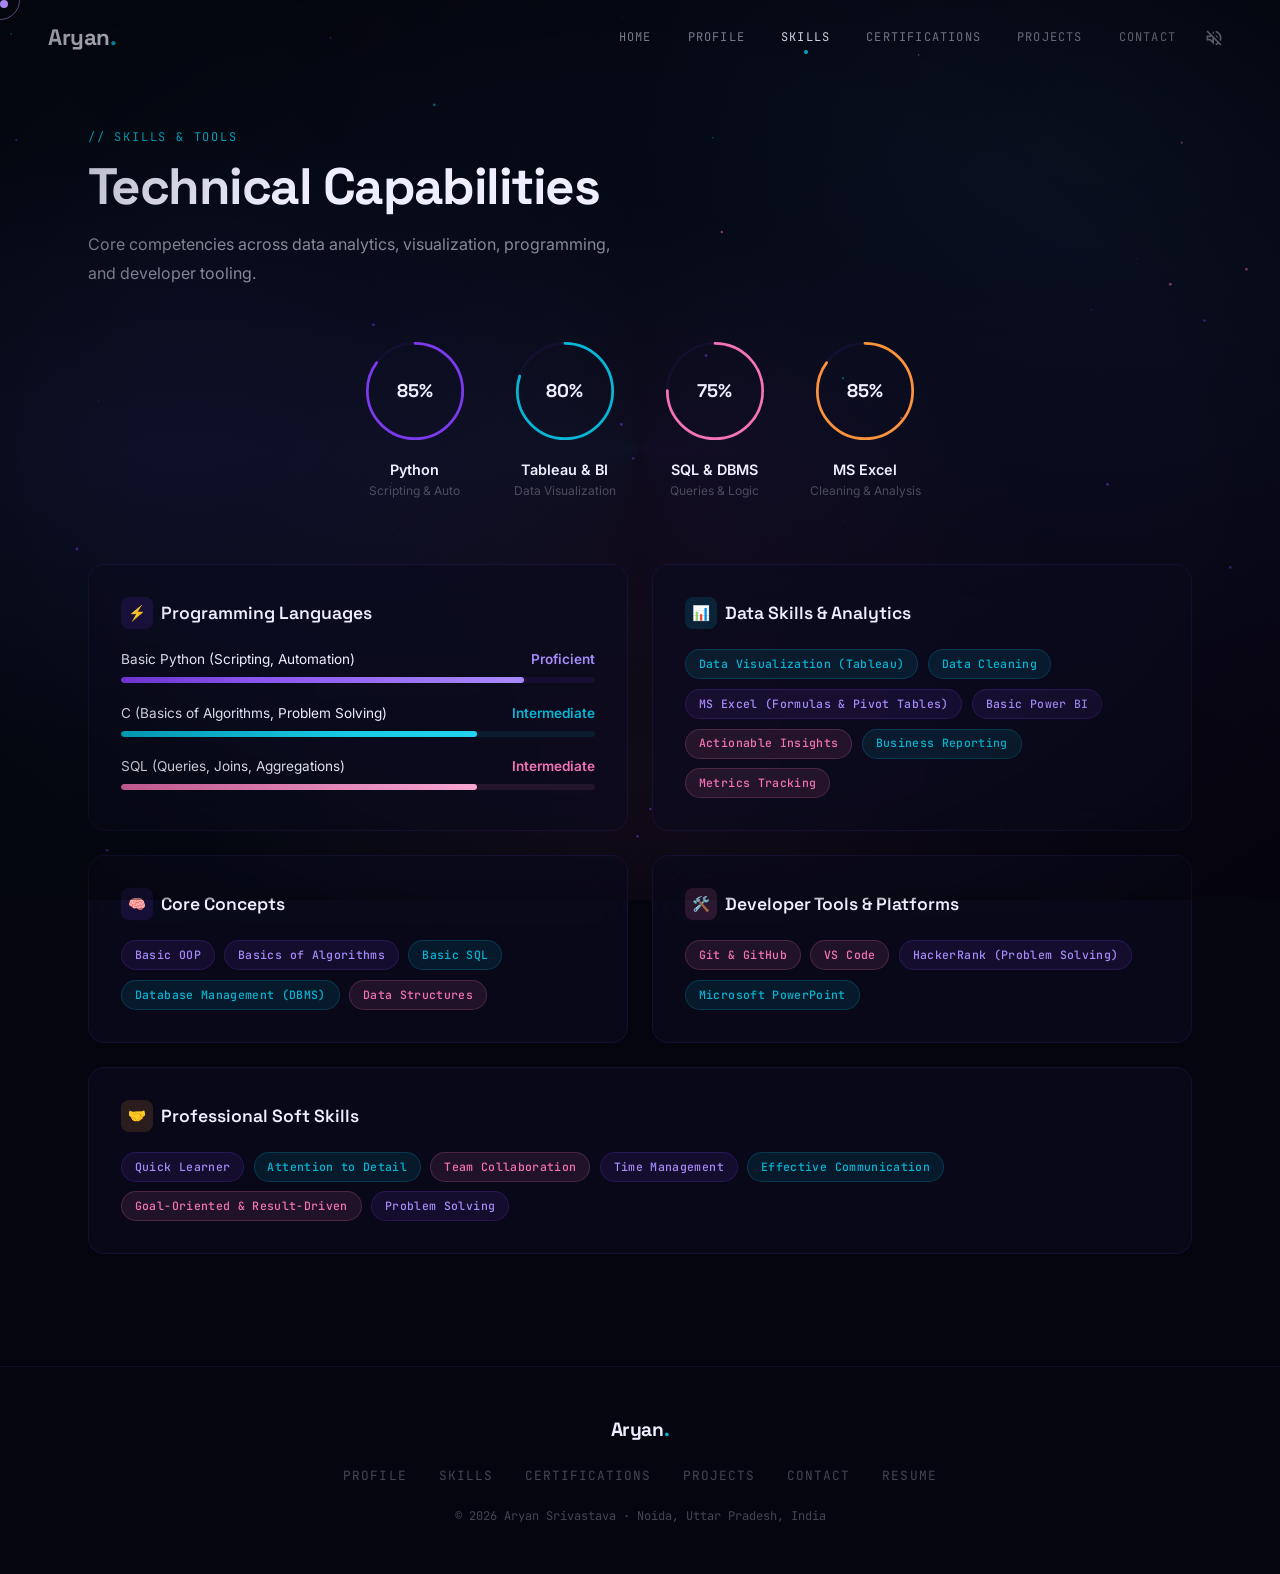
<file: capabilities.html>
<!DOCTYPE html>
<html lang="en">
<head>
    <meta charset="utf-8"/>
    <meta content="width=device-width, initial-scale=1.0" name="viewport"/>
    <title>Skills & Capabilities — Aryan Srivastava | Data Analyst</title>
    <meta name="description" content="Technical capabilities of Aryan Srivastava — Data Visualization (Tableau, Power BI), Data Cleaning, MS Excel, Python, C, SQL, and Git.">
    <link rel="stylesheet" href="style.css"/>
</head>
<body>
    <div class="aurora-bg"></div>
    <canvas id="particles-canvas"></canvas>
    <nav class="nav" id="main-nav"></nav>

    <main class="section" style="padding-top:8rem;">
        <div class="reveal" style="margin-bottom:3rem;">
            <p class="section-label">// skills & tools</p>
            <h1 class="section-title">Technical Capabilities</h1>
            <p class="section-subtitle">Core competencies across data analytics, visualization, programming, and developer tooling.</p>
        </div>

        <!-- Skill Rings Row -->
        <div class="reveal" style="display:flex;gap:2.5rem;justify-content:center;flex-wrap:wrap;margin-bottom:4rem;">
            <div style="text-align:center;">
                <div class="skill-ring">
                    <svg viewBox="0 0 120 120"><circle class="bg" cx="60" cy="60" r="52" stroke-dasharray="327" stroke-dashoffset="0"/><circle class="fill" cx="60" cy="60" r="52" stroke-dasharray="327" stroke-dashoffset="327" data-percent="85" style="stroke:var(--primary);"/></svg>
                    <span class="label">85%</span>
                </div>
                <p style="margin-top:0.75rem;font-weight:600;font-size:0.9rem;">Python</p>
                <p style="font-size:0.75rem;color:var(--text-muted);">Scripting & Auto</p>
            </div>
            <div style="text-align:center;">
                <div class="skill-ring">
                    <svg viewBox="0 0 120 120"><circle class="bg" cx="60" cy="60" r="52" stroke-dasharray="327" stroke-dashoffset="0"/><circle class="fill" cx="60" cy="60" r="52" stroke-dasharray="327" stroke-dashoffset="327" data-percent="80" style="stroke:var(--secondary);"/></svg>
                    <span class="label">80%</span>
                </div>
                <p style="margin-top:0.75rem;font-weight:600;font-size:0.9rem;">Tableau & BI</p>
                <p style="font-size:0.75rem;color:var(--text-muted);">Data Visualization</p>
            </div>
            <div style="text-align:center;">
                <div class="skill-ring">
                    <svg viewBox="0 0 120 120"><circle class="bg" cx="60" cy="60" r="52" stroke-dasharray="327" stroke-dashoffset="0"/><circle class="fill" cx="60" cy="60" r="52" stroke-dasharray="327" stroke-dashoffset="327" data-percent="75" style="stroke:var(--accent);"/></svg>
                    <span class="label">75%</span>
                </div>
                <p style="margin-top:0.75rem;font-weight:600;font-size:0.9rem;">SQL & DBMS</p>
                <p style="font-size:0.75rem;color:var(--text-muted);">Queries & Logic</p>
            </div>
            <div style="text-align:center;">
                <div class="skill-ring">
                    <svg viewBox="0 0 120 120"><circle class="bg" cx="60" cy="60" r="52" stroke-dasharray="327" stroke-dashoffset="0"/><circle class="fill" cx="60" cy="60" r="52" stroke-dasharray="327" stroke-dashoffset="327" data-percent="85" style="stroke:var(--accent-warm);"/></svg>
                    <span class="label">85%</span>
                </div>
                <p style="margin-top:0.75rem;font-weight:600;font-size:0.9rem;">MS Excel</p>
                <p style="font-size:0.75rem;color:var(--text-muted);">Cleaning & Analysis</p>
            </div>
        </div>

        <!-- Skill Categories Grid -->
        <div class="grid-2">
            <!-- Programming Languages -->
            <div class="glass reveal reveal-delay-1" data-tilt style="padding:2rem;">
                <h3 style="font-family:var(--font-display);font-size:1.1rem;font-weight:600;margin-bottom:1.25rem;display:flex;align-items:center;gap:0.5rem;">
                    <span style="width:32px;height:32px;border-radius:8px;background:rgba(124,58,237,0.15);display:inline-flex;align-items:center;justify-content:center;font-size:0.9rem;">⚡</span>
                    Programming Languages
                </h3>
                <div style="display:flex;flex-direction:column;gap:1.2rem;">
                    <div>
                        <div style="display:flex;justify-content:space-between;font-size:0.85rem;margin-bottom:0.4rem;">
                            <span>Basic Python (Scripting, Automation)</span>
                            <span style="color:var(--primary-light);font-weight:600;">Proficient</span>
                        </div>
                        <div style="height:6px;background:rgba(124,58,237,0.1);border-radius:3px;overflow:hidden;"><div style="width:85%;height:100%;background:linear-gradient(90deg,var(--primary),var(--primary-light));border-radius:3px;"></div></div>
                    </div>
                    <div>
                        <div style="display:flex;justify-content:space-between;font-size:0.85rem;margin-bottom:0.4rem;">
                            <span>C (Basics of Algorithms, Problem Solving)</span>
                            <span style="color:var(--secondary);font-weight:600;">Intermediate</span>
                        </div>
                        <div style="height:6px;background:rgba(6,182,212,0.1);border-radius:3px;overflow:hidden;"><div style="width:75%;height:100%;background:linear-gradient(90deg,var(--secondary),#22d3ee);border-radius:3px;"></div></div>
                    </div>
                    <div>
                        <div style="display:flex;justify-content:space-between;font-size:0.85rem;margin-bottom:0.4rem;">
                            <span>SQL (Queries, Joins, Aggregations)</span>
                            <span style="color:var(--accent);font-weight:600;">Intermediate</span>
                        </div>
                        <div style="height:6px;background:rgba(244,114,182,0.1);border-radius:3px;overflow:hidden;"><div style="width:75%;height:100%;background:linear-gradient(90deg,var(--accent),#f9a8d4);border-radius:3px;"></div></div>
                    </div>
                </div>
            </div>

            <!-- Data Skills -->
            <div class="glass reveal reveal-delay-2" data-tilt style="padding:2rem;">
                <h3 style="font-family:var(--font-display);font-size:1.1rem;font-weight:600;margin-bottom:1.25rem;display:flex;align-items:center;gap:0.5rem;">
                    <span style="width:32px;height:32px;border-radius:8px;background:rgba(6,182,212,0.15);display:inline-flex;align-items:center;justify-content:center;font-size:0.9rem;">📊</span>
                    Data Skills & Analytics
                </h3>
                <div style="display:flex;flex-wrap:wrap;gap:0.6rem;">
                    <span class="badge badge-cyan">Data Visualization (Tableau)</span>
                    <span class="badge badge-cyan">Data Cleaning</span>
                    <span class="badge badge-purple">MS Excel (Formulas & Pivot Tables)</span>
                    <span class="badge badge-purple">Basic Power BI</span>
                    <span class="badge badge-pink">Actionable Insights</span>
                    <span class="badge badge-cyan">Business Reporting</span>
                    <span class="badge badge-pink">Metrics Tracking</span>
                </div>
            </div>

            <!-- Core Concepts -->
            <div class="glass reveal reveal-delay-3" data-tilt style="padding:2rem;">
                <h3 style="font-family:var(--font-display);font-size:1.1rem;font-weight:600;margin-bottom:1.25rem;display:flex;align-items:center;gap:0.5rem;">
                    <span style="width:32px;height:32px;border-radius:8px;background:rgba(124,58,237,0.15);display:inline-flex;align-items:center;justify-content:center;font-size:0.9rem;">🧠</span>
                    Core Concepts
                </h3>
                <div style="display:flex;flex-wrap:wrap;gap:0.6rem;">
                    <span class="badge badge-purple">Basic OOP</span>
                    <span class="badge badge-purple">Basics of Algorithms</span>
                    <span class="badge badge-cyan">Basic SQL</span>
                    <span class="badge badge-cyan">Database Management (DBMS)</span>
                    <span class="badge badge-pink">Data Structures</span>
                </div>
            </div>

            <!-- Developer Tools -->
            <div class="glass reveal reveal-delay-3" data-tilt style="padding:2rem;">
                <h3 style="font-family:var(--font-display);font-size:1.1rem;font-weight:600;margin-bottom:1.25rem;display:flex;align-items:center;gap:0.5rem;">
                    <span style="width:32px;height:32px;border-radius:8px;background:rgba(244,114,182,0.15);display:inline-flex;align-items:center;justify-content:center;font-size:0.9rem;">🛠️</span>
                    Developer Tools & Platforms
                </h3>
                <div style="display:flex;flex-wrap:wrap;gap:0.6rem;">
                    <span class="badge badge-pink">Git & GitHub</span>
                    <span class="badge badge-pink">VS Code</span>
                    <span class="badge badge-purple">HackerRank (Problem Solving)</span>
                    <span class="badge badge-cyan">Microsoft PowerPoint</span>
                </div>
            </div>

            <!-- Soft Skills -->
            <div class="glass reveal reveal-delay-4" data-tilt style="padding:2rem;grid-column: 1 / -1;">
                <h3 style="font-family:var(--font-display);font-size:1.1rem;font-weight:600;margin-bottom:1.25rem;display:flex;align-items:center;gap:0.5rem;">
                    <span style="width:32px;height:32px;border-radius:8px;background:rgba(251,146,60,0.15);display:inline-flex;align-items:center;justify-content:center;font-size:0.9rem;">🤝</span>
                    Professional Soft Skills
                </h3>
                <div style="display:flex;flex-wrap:wrap;gap:0.6rem;">
                    <span class="badge badge-purple">Quick Learner</span>
                    <span class="badge badge-cyan">Attention to Detail</span>
                    <span class="badge badge-pink">Team Collaboration</span>
                    <span class="badge badge-purple">Time Management</span>
                    <span class="badge badge-cyan">Effective Communication</span>
                    <span class="badge badge-pink">Goal-Oriented & Result-Driven</span>
                    <span class="badge badge-purple">Problem Solving</span>
                </div>
            </div>
        </div>
    </main>

    <footer class="footer" id="main-footer"></footer>
    <script src="scripts/audio-system.js"></script>
    <script src="scripts/crt-core.js"></script>
    <script src="scripts/shared.js?v=2"></script>
    <script src="scripts/radar-3d.js"></script>
</body>
</html>
</file>
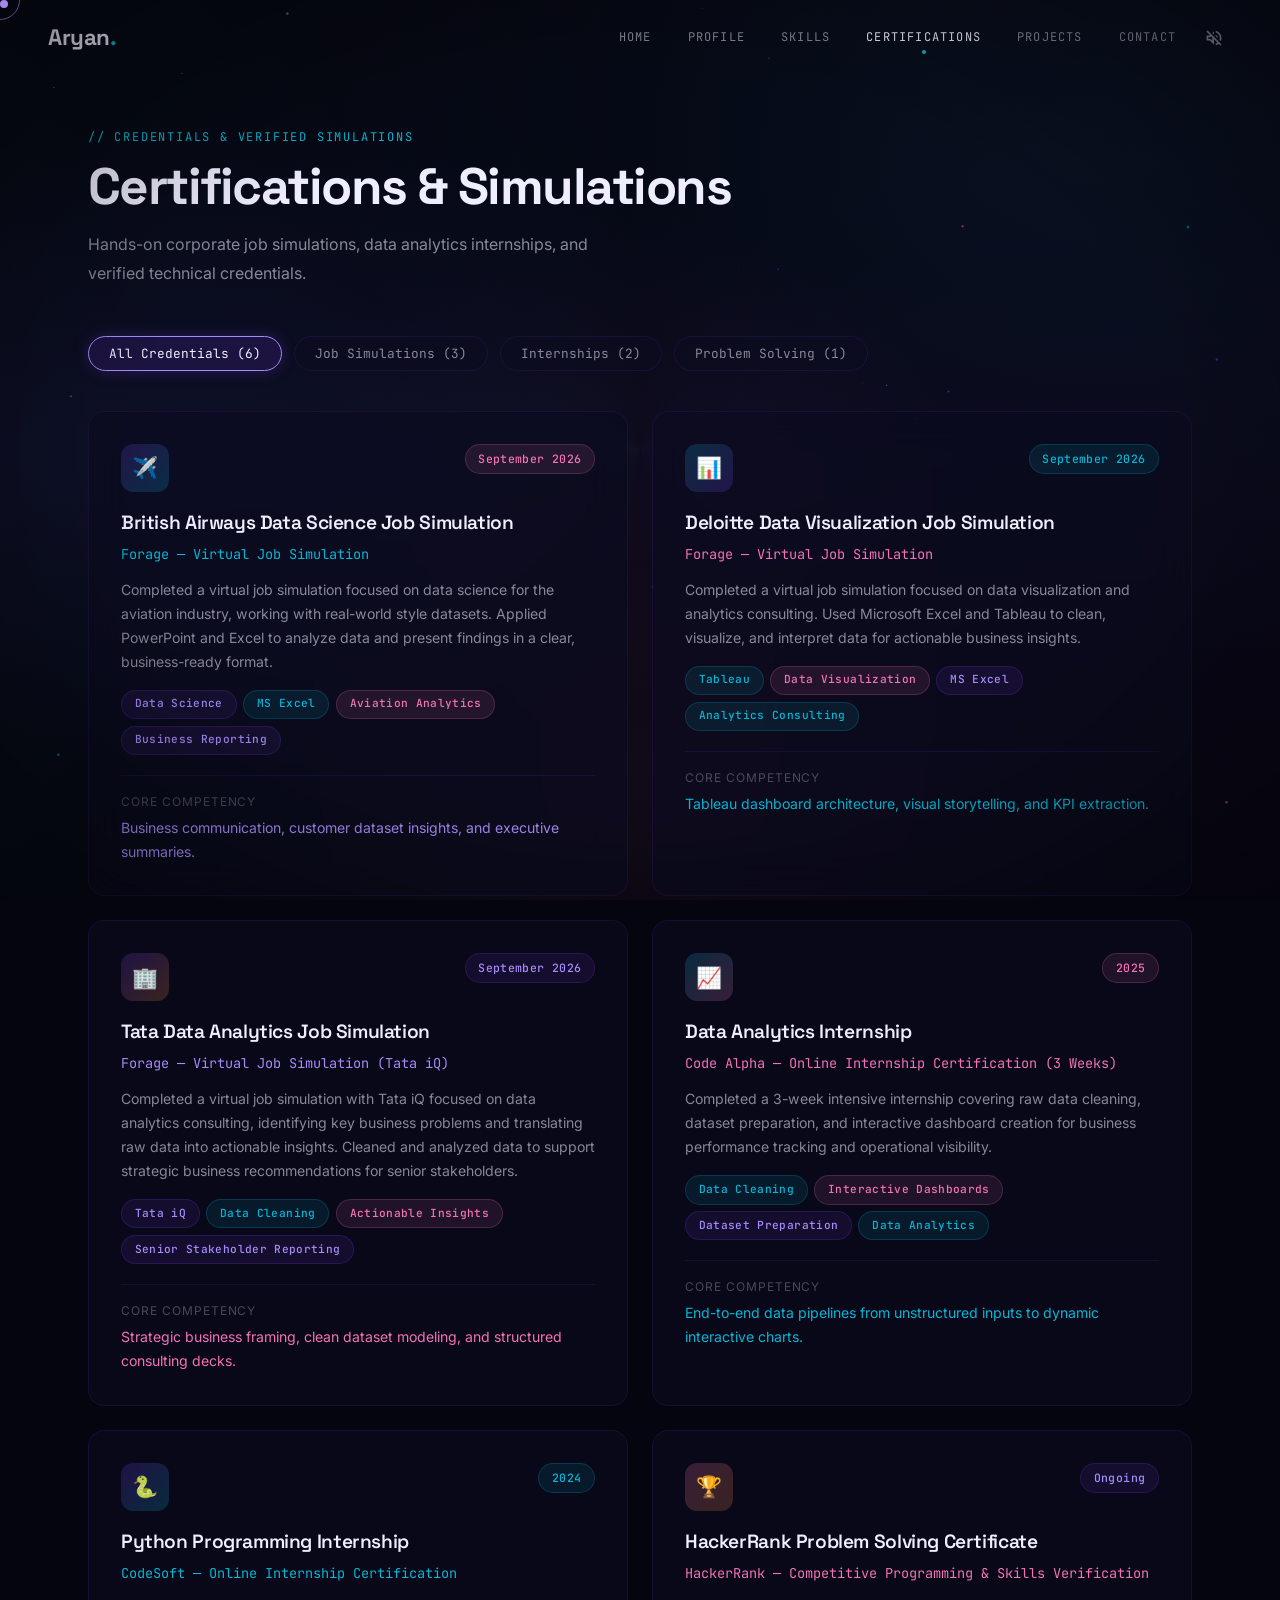
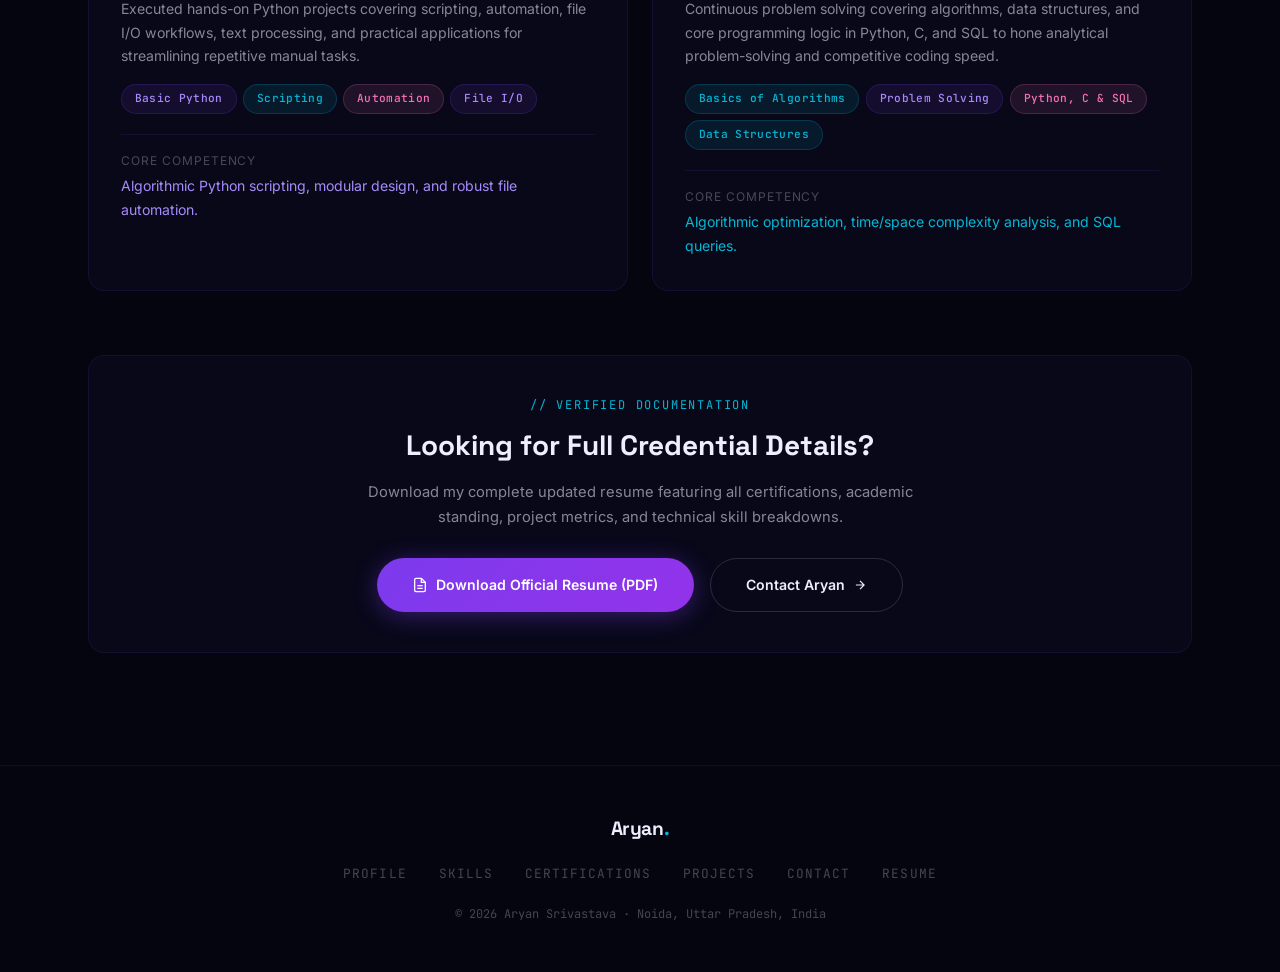
<file: certifications.html>
<!DOCTYPE html>
<html lang="en">
<head>
    <meta charset="utf-8"/>
    <meta content="width=device-width, initial-scale=1.0" name="viewport"/>
    <title>Certifications & Simulations — Aryan Srivastava | Data Analyst</title>
    <meta name="description" content="Verified certifications and corporate job simulations of Aryan Srivastava — British Airways, Deloitte, Tata iQ, Code Alpha, and CodeSoft.">
    <link rel="stylesheet" href="style.css"/>
    <style>
        .filter-btn {
            background: rgba(12, 12, 32, 0.6);
            border: 1px solid var(--border);
            color: var(--text-dim);
            padding: 0.5rem 1.25rem;
            border-radius: 50px;
            font-family: var(--font-mono);
            font-size: 0.8rem;
            cursor: pointer;
            transition: var(--transition);
        }
        .filter-btn:hover, .filter-btn.active {
            color: var(--text);
            border-color: var(--primary-light);
            background: rgba(124, 58, 237, 0.15);
            box-shadow: 0 0 15px rgba(124, 58, 237, 0.25);
        }
        .cert-card {
            transition: transform 0.4s ease, opacity 0.4s ease, border-color var(--transition);
        }
        .cert-card.hidden {
            display: none !important;
        }
    </style>
</head>
<body>
    <div class="aurora-bg"></div>
    <canvas id="particles-canvas"></canvas>
    <nav class="nav" id="main-nav"></nav>

    <main class="section" style="padding-top:8rem;">
        <!-- Header -->
        <div class="reveal" style="margin-bottom:3rem;">
            <p class="section-label">// credentials & verified simulations</p>
            <h1 class="section-title">Certifications & Simulations</h1>
            <p class="section-subtitle">Hands-on corporate job simulations, data analytics internships, and verified technical credentials.</p>
        </div>

        <!-- Filter Controls -->
        <div class="reveal" style="display:flex;gap:0.75rem;flex-wrap:wrap;margin-bottom:2.5rem;align-items:center;">
            <button class="filter-btn active" onclick="filterCerts('all', this)">All Credentials (6)</button>
            <button class="filter-btn" onclick="filterCerts('simulation', this)">Job Simulations (3)</button>
            <button class="filter-btn" onclick="filterCerts('internship', this)">Internships (2)</button>
            <button class="filter-btn" onclick="filterCerts('problem-solving', this)">Problem Solving (1)</button>
        </div>

        <!-- Certifications Grid -->
        <div class="grid-2" id="certs-grid">
            <!-- 1. British Airways -->
            <div class="glass project-card cert-card reveal reveal-delay-1" data-category="simulation" data-tilt>
                <div style="display:flex;justify-content:space-between;align-items:start;margin-bottom:1rem;">
                    <div style="width:48px;height:48px;border-radius:12px;background:linear-gradient(135deg,rgba(124,58,237,0.2),rgba(6,182,212,0.2));display:flex;align-items:center;justify-content:center;font-size:1.3rem;">✈️</div>
                    <span class="badge badge-pink">September 2026</span>
                </div>
                <h3 style="font-size:1.2rem;margin-bottom:0.25rem;">British Airways Data Science Job Simulation</h3>
                <p style="color:var(--secondary);font-size:0.85rem;font-family:var(--font-mono);margin-bottom:0.75rem;">Forage — Virtual Job Simulation</p>
                <p style="font-size:0.88rem;line-height:1.7;margin-bottom:1rem;">
                    Completed a virtual job simulation focused on data science for the aviation industry, working with real-world style datasets. Applied PowerPoint and Excel to analyze data and present findings in a clear, business-ready format.
                </p>
                <div class="project-tech">
                    <span class="badge badge-purple" style="font-size:0.7rem;">Data Science</span>
                    <span class="badge badge-cyan" style="font-size:0.7rem;">MS Excel</span>
                    <span class="badge badge-pink" style="font-size:0.7rem;">Aviation Analytics</span>
                    <span class="badge badge-purple" style="font-size:0.7rem;">Business Reporting</span>
                </div>
                <div style="margin-top:1.25rem;padding-top:1rem;border-top:1px solid var(--border);">
                    <p style="font-size:0.75rem;color:var(--text-muted);text-transform:uppercase;letter-spacing:0.08em;margin-bottom:0.2rem;">Core Competency</p>
                    <p style="font-size:0.88rem;color:var(--primary-light);">Business communication, customer dataset insights, and executive summaries.</p>
                </div>
            </div>

            <!-- 2. Deloitte -->
            <div class="glass project-card cert-card reveal reveal-delay-2" data-category="simulation" data-tilt>
                <div style="display:flex;justify-content:space-between;align-items:start;margin-bottom:1rem;">
                    <div style="width:48px;height:48px;border-radius:12px;background:linear-gradient(135deg,rgba(6,182,212,0.2),rgba(124,58,237,0.2));display:flex;align-items:center;justify-content:center;font-size:1.3rem;">📊</div>
                    <span class="badge badge-cyan">September 2026</span>
                </div>
                <h3 style="font-size:1.2rem;margin-bottom:0.25rem;">Deloitte Data Visualization Job Simulation</h3>
                <p style="color:var(--accent);font-size:0.85rem;font-family:var(--font-mono);margin-bottom:0.75rem;">Forage — Virtual Job Simulation</p>
                <p style="font-size:0.88rem;line-height:1.7;margin-bottom:1rem;">
                    Completed a virtual job simulation focused on data visualization and analytics consulting. Used Microsoft Excel and Tableau to clean, visualize, and interpret data for actionable business insights.
                </p>
                <div class="project-tech">
                    <span class="badge badge-cyan" style="font-size:0.7rem;">Tableau</span>
                    <span class="badge badge-pink" style="font-size:0.7rem;">Data Visualization</span>
                    <span class="badge badge-purple" style="font-size:0.7rem;">MS Excel</span>
                    <span class="badge badge-cyan" style="font-size:0.7rem;">Analytics Consulting</span>
                </div>
                <div style="margin-top:1.25rem;padding-top:1rem;border-top:1px solid var(--border);">
                    <p style="font-size:0.75rem;color:var(--text-muted);text-transform:uppercase;letter-spacing:0.08em;margin-bottom:0.2rem;">Core Competency</p>
                    <p style="font-size:0.88rem;color:var(--secondary);">Tableau dashboard architecture, visual storytelling, and KPI extraction.</p>
                </div>
            </div>

            <!-- 3. Tata Data Analytics -->
            <div class="glass project-card cert-card reveal reveal-delay-3" data-category="simulation" data-tilt>
                <div style="display:flex;justify-content:space-between;align-items:start;margin-bottom:1rem;">
                    <div style="width:48px;height:48px;border-radius:12px;background:linear-gradient(135deg,rgba(124,58,237,0.2),rgba(251,146,60,0.2));display:flex;align-items:center;justify-content:center;font-size:1.3rem;">🏢</div>
                    <span class="badge badge-purple">September 2026</span>
                </div>
                <h3 style="font-size:1.2rem;margin-bottom:0.25rem;">Tata Data Analytics Job Simulation</h3>
                <p style="color:var(--primary-light);font-size:0.85rem;font-family:var(--font-mono);margin-bottom:0.75rem;">Forage — Virtual Job Simulation (Tata iQ)</p>
                <p style="font-size:0.88rem;line-height:1.7;margin-bottom:1rem;">
                    Completed a virtual job simulation with Tata iQ focused on data analytics consulting, identifying key business problems and translating raw data into actionable insights. Cleaned and analyzed data to support strategic business recommendations for senior stakeholders.
                </p>
                <div class="project-tech">
                    <span class="badge badge-purple" style="font-size:0.7rem;">Tata iQ</span>
                    <span class="badge badge-cyan" style="font-size:0.7rem;">Data Cleaning</span>
                    <span class="badge badge-pink" style="font-size:0.7rem;">Actionable Insights</span>
                    <span class="badge badge-purple" style="font-size:0.7rem;">Senior Stakeholder Reporting</span>
                </div>
                <div style="margin-top:1.25rem;padding-top:1rem;border-top:1px solid var(--border);">
                    <p style="font-size:0.75rem;color:var(--text-muted);text-transform:uppercase;letter-spacing:0.08em;margin-bottom:0.2rem;">Core Competency</p>
                    <p style="font-size:0.88rem;color:var(--accent);">Strategic business framing, clean dataset modeling, and structured consulting decks.</p>
                </div>
            </div>

            <!-- 4. Code Alpha Internship -->
            <div class="glass project-card cert-card reveal reveal-delay-4" data-category="internship" data-tilt>
                <div style="display:flex;justify-content:space-between;align-items:start;margin-bottom:1rem;">
                    <div style="width:48px;height:48px;border-radius:12px;background:linear-gradient(135deg,rgba(6,182,212,0.2),rgba(244,114,182,0.2));display:flex;align-items:center;justify-content:center;font-size:1.3rem;">📈</div>
                    <span class="badge badge-pink">2025</span>
                </div>
                <h3 style="font-size:1.2rem;margin-bottom:0.25rem;">Data Analytics Internship</h3>
                <p style="color:var(--accent);font-size:0.85rem;font-family:var(--font-mono);margin-bottom:0.75rem;">Code Alpha — Online Internship Certification (3 Weeks)</p>
                <p style="font-size:0.88rem;line-height:1.7;margin-bottom:1rem;">
                    Completed a 3-week intensive internship covering raw data cleaning, dataset preparation, and interactive dashboard creation for business performance tracking and operational visibility.
                </p>
                <div class="project-tech">
                    <span class="badge badge-cyan" style="font-size:0.7rem;">Data Cleaning</span>
                    <span class="badge badge-pink" style="font-size:0.7rem;">Interactive Dashboards</span>
                    <span class="badge badge-purple" style="font-size:0.7rem;">Dataset Preparation</span>
                    <span class="badge badge-cyan" style="font-size:0.7rem;">Data Analytics</span>
                </div>
                <div style="margin-top:1.25rem;padding-top:1rem;border-top:1px solid var(--border);">
                    <p style="font-size:0.75rem;color:var(--text-muted);text-transform:uppercase;letter-spacing:0.08em;margin-bottom:0.2rem;">Core Competency</p>
                    <p style="font-size:0.88rem;color:var(--secondary);">End-to-end data pipelines from unstructured inputs to dynamic interactive charts.</p>
                </div>
            </div>

            <!-- 5. CodeSoft Internship -->
            <div class="glass project-card cert-card reveal reveal-delay-4" data-category="internship" data-tilt>
                <div style="display:flex;justify-content:space-between;align-items:start;margin-bottom:1rem;">
                    <div style="width:48px;height:48px;border-radius:12px;background:linear-gradient(135deg,rgba(124,58,237,0.2),rgba(6,182,212,0.2));display:flex;align-items:center;justify-content:center;font-size:1.3rem;">🐍</div>
                    <span class="badge badge-cyan">2024</span>
                </div>
                <h3 style="font-size:1.2rem;margin-bottom:0.25rem;">Python Programming Internship</h3>
                <p style="color:var(--secondary);font-size:0.85rem;font-family:var(--font-mono);margin-bottom:0.75rem;">CodeSoft — Online Internship Certification</p>
                <p style="font-size:0.88rem;line-height:1.7;margin-bottom:1rem;">
                    Executed hands-on Python projects covering scripting, automation, file I/O workflows, text processing, and practical applications for streamlining repetitive manual tasks.
                </p>
                <div class="project-tech">
                    <span class="badge badge-purple" style="font-size:0.7rem;">Basic Python</span>
                    <span class="badge badge-cyan" style="font-size:0.7rem;">Scripting</span>
                    <span class="badge badge-pink" style="font-size:0.7rem;">Automation</span>
                    <span class="badge badge-purple" style="font-size:0.7rem;">File I/O</span>
                </div>
                <div style="margin-top:1.25rem;padding-top:1rem;border-top:1px solid var(--border);">
                    <p style="font-size:0.75rem;color:var(--text-muted);text-transform:uppercase;letter-spacing:0.08em;margin-bottom:0.2rem;">Core Competency</p>
                    <p style="font-size:0.88rem;color:var(--primary-light);">Algorithmic Python scripting, modular design, and robust file automation.</p>
                </div>
            </div>

            <!-- 6. HackerRank -->
            <div class="glass project-card cert-card reveal reveal-delay-4" data-category="problem-solving" data-tilt>
                <div style="display:flex;justify-content:space-between;align-items:start;margin-bottom:1rem;">
                    <div style="width:48px;height:48px;border-radius:12px;background:linear-gradient(135deg,rgba(244,114,182,0.2),rgba(251,146,60,0.2));display:flex;align-items:center;justify-content:center;font-size:1.3rem;">🏆</div>
                    <span class="badge badge-purple">Ongoing</span>
                </div>
                <h3 style="font-size:1.2rem;margin-bottom:0.25rem;">HackerRank Problem Solving Certificate</h3>
                <p style="color:var(--accent);font-size:0.85rem;font-family:var(--font-mono);margin-bottom:0.75rem;">HackerRank — Competitive Programming & Skills Verification</p>
                <p style="font-size:0.88rem;line-height:1.7;margin-bottom:1rem;">
                    Continuous problem solving covering algorithms, data structures, and core programming logic in Python, C, and SQL to hone analytical problem-solving and competitive coding speed.
                </p>
                <div class="project-tech">
                    <span class="badge badge-cyan" style="font-size:0.7rem;">Basics of Algorithms</span>
                    <span class="badge badge-purple" style="font-size:0.7rem;">Problem Solving</span>
                    <span class="badge badge-pink" style="font-size:0.7rem;">Python, C & SQL</span>
                    <span class="badge badge-cyan" style="font-size:0.7rem;">Data Structures</span>
                </div>
                <div style="margin-top:1.25rem;padding-top:1rem;border-top:1px solid var(--border);">
                    <p style="font-size:0.75rem;color:var(--text-muted);text-transform:uppercase;letter-spacing:0.08em;margin-bottom:0.2rem;">Core Competency</p>
                    <p style="font-size:0.88rem;color:var(--secondary);">Algorithmic optimization, time/space complexity analysis, and SQL queries.</p>
                </div>
            </div>
        </div>

        <!-- Resume CTA Card -->
        <div class="glass reveal" data-tilt style="margin-top:4rem;padding:2.5rem;text-align:center;">
            <p class="section-label" style="margin-bottom:0.5rem;">// verified documentation</p>
            <h2 style="font-family:var(--font-display);font-size:1.75rem;font-weight:700;margin-bottom:0.75rem;">Looking for Full Credential Details?</h2>
            <p style="color:var(--text-dim);max-width:600px;margin:0 auto 1.75rem;font-size:0.92rem;line-height:1.7;">
                Download my complete updated resume featuring all certifications, academic standing, project metrics, and technical skill breakdowns.
            </p>
            <div style="display:flex;gap:1rem;justify-content:center;flex-wrap:wrap;">
                <a href="Aryan_Resume.pdf" target="_blank" class="btn btn-primary glitch-hover">
                    <svg width="16" height="16" viewBox="0 0 24 24" fill="none" stroke="currentColor" stroke-width="2"><path d="M14 2H6a2 2 0 0 0-2 2v16a2 2 0 0 0 2 2h12a2 2 0 0 0 2-2V8z"/><polyline points="14 2 14 8 20 8"/><line x1="16" y1="13" x2="8" y2="13"/><line x1="16" y1="17" x2="8" y2="17"/></svg>
                    Download Official Resume (PDF)
                </a>
                <a href="contact.html" class="btn btn-outline glitch-hover">
                    Contact Aryan
                    <svg width="14" height="14" viewBox="0 0 24 24" fill="none" stroke="currentColor" stroke-width="2"><path d="M5 12h14M12 5l7 7-7 7"/></svg>
                </a>
            </div>
        </div>
    </main>

    <footer class="footer" id="main-footer"></footer>
    <script src="scripts/audio-system.js"></script>
    <script src="scripts/crt-core.js"></script>
    <script src="scripts/shared.js?v=2"></script>
    <script>
        function filterCerts(category, btn) {
            document.querySelectorAll('.filter-btn').forEach(b => b.classList.remove('active'));
            btn.classList.add('active');

            const cards = document.querySelectorAll('.cert-card');
            cards.forEach(card => {
                if (category === 'all' || card.dataset.category === category) {
                    card.classList.remove('hidden');
                } else {
                    card.classList.add('hidden');
                }
            });
            if (window.AudioSystem) window.AudioSystem.play('click');
        }
    </script>
</body>
</html>
</file>
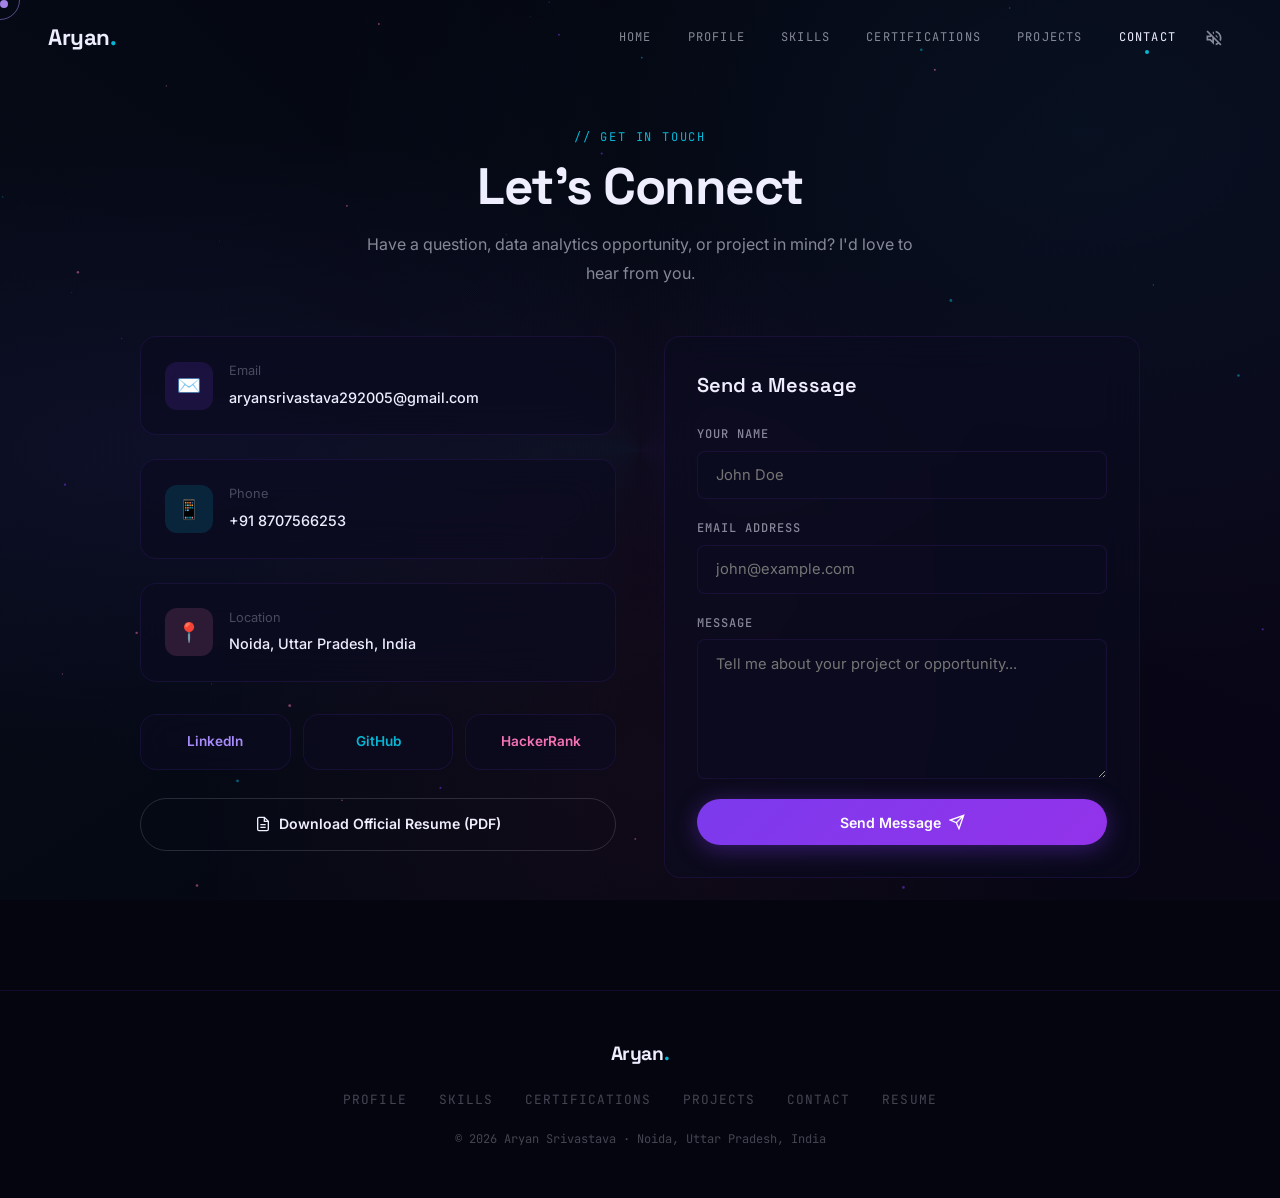
<file: contact.html>
<!DOCTYPE html>
<html lang="en">
<head>
    <meta charset="utf-8"/>
    <meta content="width=device-width, initial-scale=1.0" name="viewport"/>
    <title>Contact — Aryan Srivastava | Data Analyst</title>
    <meta name="description" content="Get in touch with Aryan Srivastava — Data Analyst & B.Sc. Computer Science student. Email, phone, LinkedIn, and resume download.">
    <link rel="stylesheet" href="style.css"/>
</head>
<body>
    <div class="aurora-bg"></div>
    <canvas id="particles-canvas"></canvas>
    <nav class="nav" id="main-nav"></nav>

    <main class="section" style="padding-top:8rem;">
        <div class="reveal" style="text-align:center;margin-bottom:3rem;">
            <p class="section-label">// get in touch</p>
            <h1 class="section-title" style="margin-left:auto;margin-right:auto;">Let's Connect</h1>
            <p class="section-subtitle" style="margin:0.5rem auto 0;">Have a question, data analytics opportunity, or project in mind? I'd love to hear from you.</p>
        </div>

        <div style="display:grid;grid-template-columns:1fr 1fr;gap:3rem;max-width:1000px;margin:0 auto;">
            <!-- Contact Info -->
            <div style="display:flex;flex-direction:column;gap:1.5rem;">
                <div class="glass reveal reveal-delay-1" data-tilt style="padding:1.5rem;display:flex;align-items:center;gap:1rem;">
                    <div style="width:48px;height:48px;border-radius:12px;background:rgba(124,58,237,0.15);display:flex;align-items:center;justify-content:center;font-size:1.2rem;flex-shrink:0;">✉️</div>
                    <div>
                        <div style="font-size:0.8rem;color:var(--text-muted);margin-bottom:0.2rem;">Email</div>
                        <a href="mailto:aryansrivastava292005@gmail.com" style="color:var(--text);text-decoration:none;font-weight:500;font-size:0.9rem;">aryansrivastava292005@gmail.com</a>
                    </div>
                </div>

                <div class="glass reveal reveal-delay-2" data-tilt style="padding:1.5rem;display:flex;align-items:center;gap:1rem;">
                    <div style="width:48px;height:48px;border-radius:12px;background:rgba(6,182,212,0.15);display:flex;align-items:center;justify-content:center;font-size:1.2rem;flex-shrink:0;">📱</div>
                    <div>
                        <div style="font-size:0.8rem;color:var(--text-muted);margin-bottom:0.2rem;">Phone</div>
                        <a href="tel:+918707566253" style="color:var(--text);text-decoration:none;font-weight:500;font-size:0.9rem;">+91 8707566253</a>
                    </div>
                </div>

                <div class="glass reveal reveal-delay-3" data-tilt style="padding:1.5rem;display:flex;align-items:center;gap:1rem;">
                    <div style="width:48px;height:48px;border-radius:12px;background:rgba(244,114,182,0.15);display:flex;align-items:center;justify-content:center;font-size:1.2rem;flex-shrink:0;">📍</div>
                    <div>
                        <div style="font-size:0.8rem;color:var(--text-muted);margin-bottom:0.2rem;">Location</div>
                        <span style="color:var(--text);font-weight:500;font-size:0.9rem;">Noida, Uttar Pradesh, India</span>
                    </div>
                </div>

                <!-- Social Row -->
                <div class="reveal reveal-delay-4" style="display:flex;gap:0.75rem;margin-top:0.5rem;">
                    <a href="https://linkedin.com/in/aryan-srivastava-048b93344" target="_blank" class="glass" style="flex:1;padding:1rem;text-align:center;text-decoration:none;color:var(--primary-light);font-size:0.85rem;font-weight:600;">LinkedIn</a>
                    <a href="https://github.com/Aryan29101" target="_blank" class="glass" style="flex:1;padding:1rem;text-align:center;text-decoration:none;color:var(--secondary);font-size:0.85rem;font-weight:600;">GitHub</a>
                    <a href="https://hackerrank.com/AryanSrivastava" target="_blank" class="glass" style="flex:1;padding:1rem;text-align:center;text-decoration:none;color:var(--accent);font-size:0.85rem;font-weight:600;">HackerRank</a>
                </div>

                <!-- Resume Download Button -->
                <a href="Aryan_Resume.pdf" target="_blank" class="btn btn-outline glitch-hover reveal reveal-delay-4" style="width:100%;justify-content:center;margin-top:0.25rem;">
                    <svg width="16" height="16" viewBox="0 0 24 24" fill="none" stroke="currentColor" stroke-width="2"><path d="M14 2H6a2 2 0 0 0-2 2v16a2 2 0 0 0 2 2h12a2 2 0 0 0 2-2V8z"/><polyline points="14 2 14 8 20 8"/><line x1="16" y1="13" x2="8" y2="13"/><line x1="16" y1="17" x2="8" y2="17"/></svg>
                    Download Official Resume (PDF)
                </a>
            </div>

            <!-- Contact Form -->
            <div class="glass reveal" data-tilt style="padding:2rem;">
                <h2 style="font-family:var(--font-display);font-size:1.25rem;font-weight:600;margin-bottom:1.5rem;">Send a Message</h2>
                <form id="contact-form" style="display:flex;flex-direction:column;gap:1.25rem;">
                    <div class="form-group">
                        <label for="name">Your Name</label>
                        <input type="text" id="name" placeholder="John Doe" required/>
                    </div>
                    <div class="form-group">
                        <label for="email">Email Address</label>
                        <input type="email" id="email" placeholder="john@example.com" required/>
                    </div>
                    <div class="form-group">
                        <label for="message">Message</label>
                        <textarea id="message" placeholder="Tell me about your project or opportunity..." required></textarea>
                    </div>
                    <button type="submit" class="btn btn-primary" style="width:100%;justify-content:center;">
                        Send Message
                        <svg width="16" height="16" viewBox="0 0 24 24" fill="none" stroke="currentColor" stroke-width="2"><path d="M22 2L11 13M22 2l-7 20-4-9-9-4 20-7z"/></svg>
                    </button>
                </form>
            </div>
        </div>
    </main>

    <footer class="footer" id="main-footer"></footer>
    <script src="scripts/shared.js?v=2"></script>
    <script>
        document.getElementById('contact-form').addEventListener('submit', function(e) {
            e.preventDefault();
            const btn = this.querySelector('button');
            const orig = btn.innerHTML;
            btn.innerHTML = '<span style="display:inline-flex;align-items:center;gap:0.5rem;">Sending...</span>';
            btn.disabled = true;
            btn.style.opacity = '0.7';

            setTimeout(() => {
                btn.innerHTML = '<span style="display:inline-flex;align-items:center;gap:0.5rem;">✓ Message Sent!</span>';
                btn.style.background = 'linear-gradient(135deg, #10b981, #06b6d4)';
                btn.style.opacity = '1';
                this.reset();
                setTimeout(() => {
                    btn.innerHTML = orig;
                    btn.style.background = '';
                    btn.disabled = false;
                }, 3000);
            }, 1500);
        });
    </script>
    <style>
        @media (max-width: 768px) {
            main > div:last-of-type { grid-template-columns: 1fr !important; }
        }
    </style>
</body>
</html>
</file>
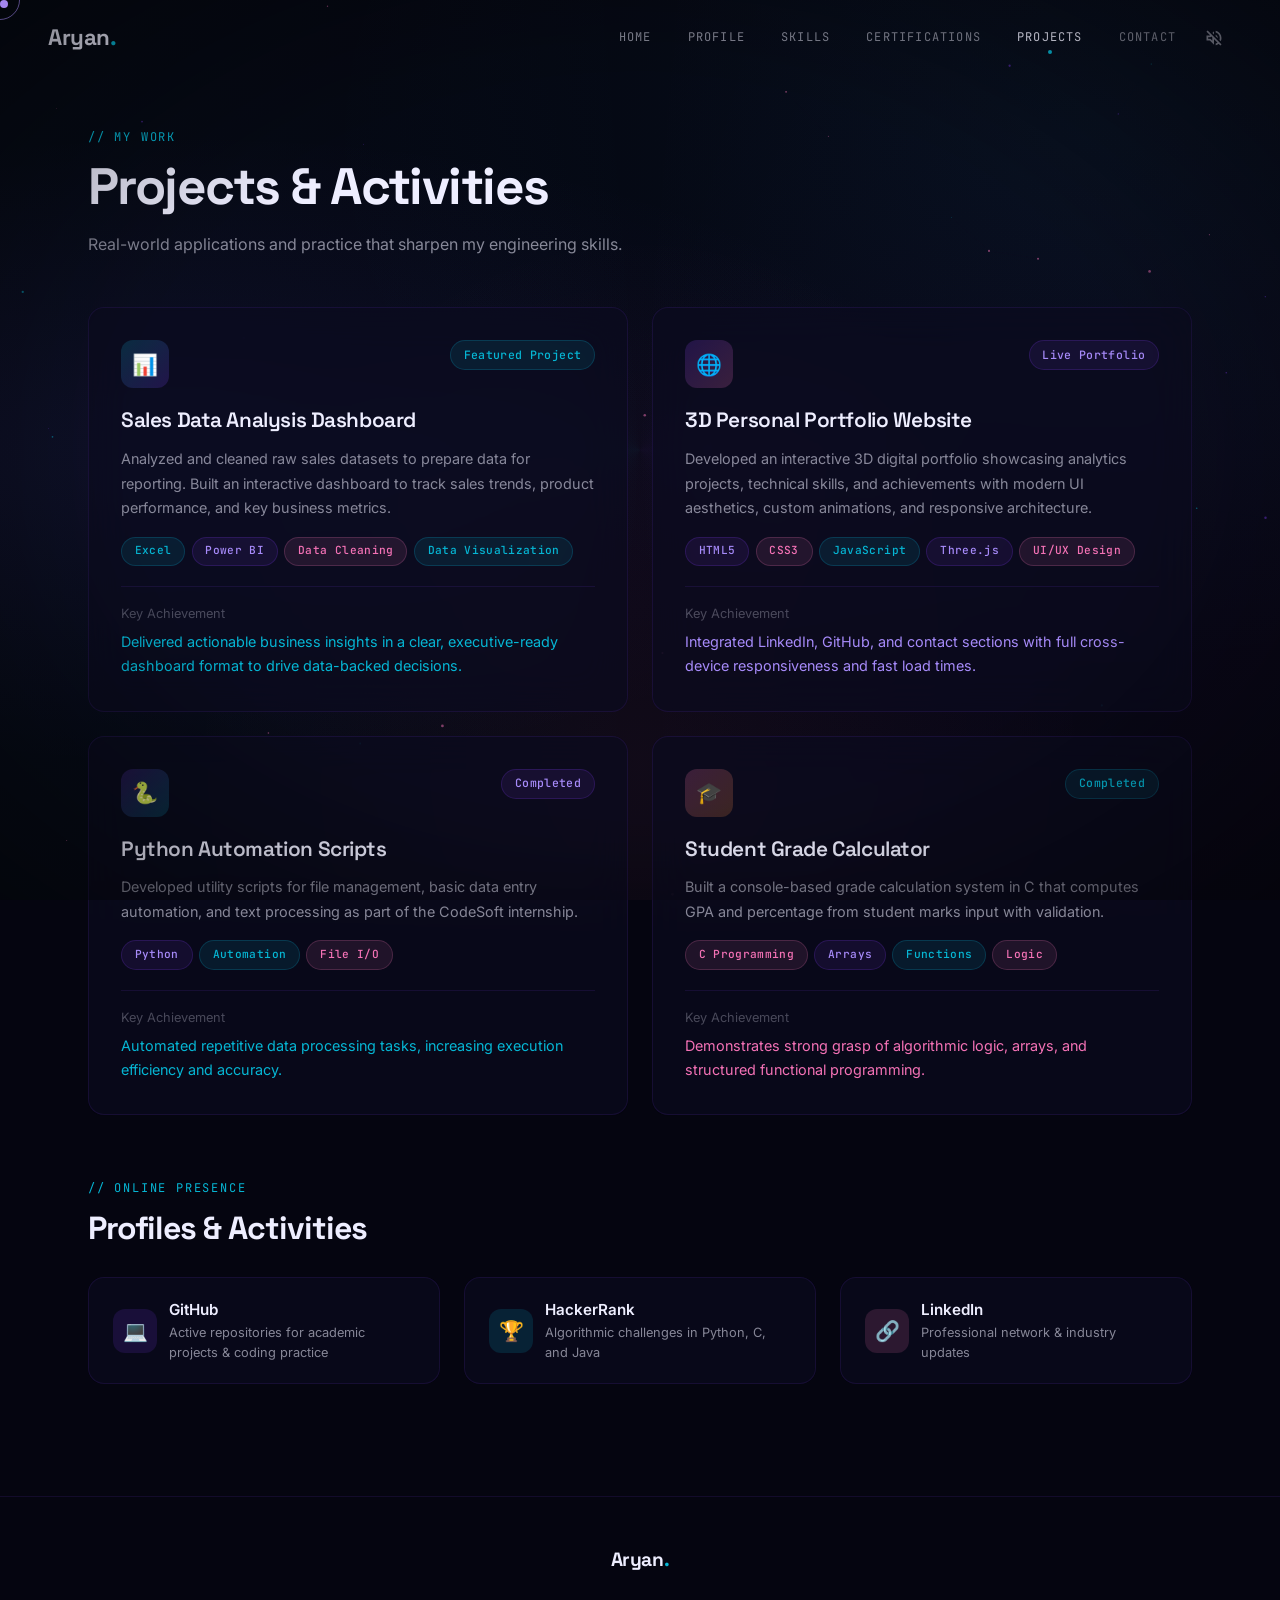
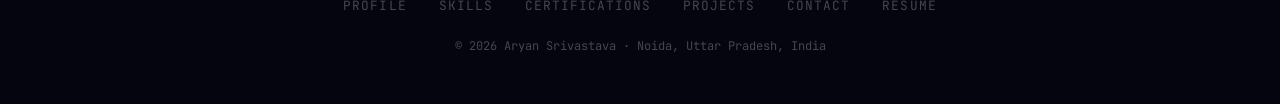
<file: missions.html>
<!DOCTYPE html>
<html lang="en">
<head>
    <meta charset="utf-8"/>
    <meta content="width=device-width, initial-scale=1.0" name="viewport"/>
    <title>Projects & Missions — Aryan Srivastava | Data Analyst</title>
    <meta name="description" content="Projects by Aryan Srivastava — Sales Data Analysis Dashboard, 3D Personal Portfolio Website, Python Automation Scripts, and Student Grade Calculator.">
    <link rel="stylesheet" href="style.css"/>
</head>
<body>
    <div class="aurora-bg"></div>
    <canvas id="particles-canvas"></canvas>
    <nav class="nav" id="main-nav"></nav>

    <main class="section" style="padding-top:8rem;">
        <div class="reveal" style="margin-bottom:3rem;">
            <p class="section-label">// my work</p>
            <h1 class="section-title">Projects & Activities</h1>
            <p class="section-subtitle">Real-world applications and practice that sharpen my engineering skills.</p>
        </div>

        <div class="grid-2">
            <!-- Project 1: Sales Data Analysis Dashboard -->
            <div class="glass project-card reveal reveal-delay-1" data-tilt>
                <div style="display:flex;justify-content:space-between;align-items:start;margin-bottom:1rem;">
                    <div style="width:48px;height:48px;border-radius:12px;background:linear-gradient(135deg,rgba(6,182,212,0.2),rgba(124,58,237,0.2));display:flex;align-items:center;justify-content:center;font-size:1.3rem;">📊</div>
                    <span class="badge badge-cyan">Featured Project</span>
                </div>
                <h3>Sales Data Analysis Dashboard</h3>
                <p>Analyzed and cleaned raw sales datasets to prepare data for reporting. Built an interactive dashboard to track sales trends, product performance, and key business metrics.</p>
                <div class="project-tech">
                    <span class="badge badge-cyan" style="font-size:0.7rem;">Excel</span>
                    <span class="badge badge-purple" style="font-size:0.7rem;">Power BI</span>
                    <span class="badge badge-pink" style="font-size:0.7rem;">Data Cleaning</span>
                    <span class="badge badge-cyan" style="font-size:0.7rem;">Data Visualization</span>
                </div>
                <div style="margin-top:1.25rem;padding-top:1rem;border-top:1px solid var(--border);">
                    <p style="font-size:0.8rem;color:var(--text-muted);margin-bottom:0.3rem;">Key Achievement</p>
                    <p style="font-size:0.9rem;color:var(--secondary);">Delivered actionable business insights in a clear, executive-ready dashboard format to drive data-backed decisions.</p>
                </div>
            </div>

            <!-- Project 2: 3D Personal Portfolio Website -->
            <div class="glass project-card reveal reveal-delay-2" data-tilt>
                <div style="display:flex;justify-content:space-between;align-items:start;margin-bottom:1rem;">
                    <div style="width:48px;height:48px;border-radius:12px;background:linear-gradient(135deg,rgba(124,58,237,0.2),rgba(244,114,182,0.2));display:flex;align-items:center;justify-content:center;font-size:1.3rem;">🌐</div>
                    <span class="badge badge-purple">Live Portfolio</span>
                </div>
                <h3>3D Personal Portfolio Website</h3>
                <p>Developed an interactive 3D digital portfolio showcasing analytics projects, technical skills, and achievements with modern UI aesthetics, custom animations, and responsive architecture.</p>
                <div class="project-tech">
                    <span class="badge badge-purple" style="font-size:0.7rem;">HTML5</span>
                    <span class="badge badge-pink" style="font-size:0.7rem;">CSS3</span>
                    <span class="badge badge-cyan" style="font-size:0.7rem;">JavaScript</span>
                    <span class="badge badge-purple" style="font-size:0.7rem;">Three.js</span>
                    <span class="badge badge-pink" style="font-size:0.7rem;">UI/UX Design</span>
                </div>
                <div style="margin-top:1.25rem;padding-top:1rem;border-top:1px solid var(--border);">
                    <p style="font-size:0.8rem;color:var(--text-muted);margin-bottom:0.3rem;">Key Achievement</p>
                    <p style="font-size:0.9rem;color:var(--primary-light);">Integrated LinkedIn, GitHub, and contact sections with full cross-device responsiveness and fast load times.</p>
                </div>
            </div>

            <!-- Project 3: Python Automation Scripts -->
            <div class="glass project-card reveal reveal-delay-3" data-tilt>
                <div style="display:flex;justify-content:space-between;align-items:start;margin-bottom:1rem;">
                    <div style="width:48px;height:48px;border-radius:12px;background:linear-gradient(135deg,rgba(124,58,237,0.2),rgba(6,182,212,0.2));display:flex;align-items:center;justify-content:center;font-size:1.3rem;">🐍</div>
                    <span class="badge badge-purple">Completed</span>
                </div>
                <h3>Python Automation Scripts</h3>
                <p>Developed utility scripts for file management, basic data entry automation, and text processing as part of the CodeSoft internship.</p>
                <div class="project-tech">
                    <span class="badge badge-purple" style="font-size:0.7rem;">Python</span>
                    <span class="badge badge-cyan" style="font-size:0.7rem;">Automation</span>
                    <span class="badge badge-pink" style="font-size:0.7rem;">File I/O</span>
                </div>
                <div style="margin-top:1.25rem;padding-top:1rem;border-top:1px solid var(--border);">
                    <p style="font-size:0.8rem;color:var(--text-muted);margin-bottom:0.3rem;">Key Achievement</p>
                    <p style="font-size:0.9rem;color:var(--secondary);">Automated repetitive data processing tasks, increasing execution efficiency and accuracy.</p>
                </div>
            </div>

            <!-- Project 4: Student Grade Calculator -->
            <div class="glass project-card reveal reveal-delay-4" data-tilt>
                <div style="display:flex;justify-content:space-between;align-items:start;margin-bottom:1rem;">
                    <div style="width:48px;height:48px;border-radius:12px;background:linear-gradient(135deg,rgba(244,114,182,0.2),rgba(251,146,60,0.2));display:flex;align-items:center;justify-content:center;font-size:1.3rem;">🎓</div>
                    <span class="badge badge-cyan">Completed</span>
                </div>
                <h3>Student Grade Calculator</h3>
                <p>Built a console-based grade calculation system in C that computes GPA and percentage from student marks input with validation.</p>
                <div class="project-tech">
                    <span class="badge badge-pink" style="font-size:0.7rem;">C Programming</span>
                    <span class="badge badge-purple" style="font-size:0.7rem;">Arrays</span>
                    <span class="badge badge-cyan" style="font-size:0.7rem;">Functions</span>
                    <span class="badge badge-pink" style="font-size:0.7rem;">Logic</span>
                </div>
                <div style="margin-top:1.25rem;padding-top:1rem;border-top:1px solid var(--border);">
                    <p style="font-size:0.8rem;color:var(--text-muted);margin-bottom:0.3rem;">Key Achievement</p>
                    <p style="font-size:0.9rem;color:var(--accent);">Demonstrates strong grasp of algorithmic logic, arrays, and structured functional programming.</p>
                </div>
            </div>
        </div>

        <!-- Online Profiles Section -->
        <div class="reveal" style="margin-top:4rem;">
            <p class="section-label">// online presence</p>
            <h2 class="section-title" style="font-size:clamp(1.5rem,3vw,2rem);">Profiles & Activities</h2>
        </div>

        <div style="display:grid;grid-template-columns:repeat(3,1fr);gap:1.5rem;margin-top:2rem;">
            <a href="https://github.com/Aryan29101" target="_blank" class="glass social-link reveal reveal-delay-1" data-tilt style="text-decoration:none;">
                <div class="social-icon" style="background:rgba(124,58,237,0.15);color:var(--primary-light);">💻</div>
                <div>
                    <div style="font-weight:600;font-size:0.95rem;">GitHub</div>
                    <div style="color:var(--text-dim);font-size:0.8rem;">Active repositories for academic projects & coding practice</div>
                </div>
            </a>
            <a href="https://hackerrank.com/AryanSrivastava" target="_blank" class="glass social-link reveal reveal-delay-2" data-tilt style="text-decoration:none;">
                <div class="social-icon" style="background:rgba(6,182,212,0.15);color:var(--secondary);">🏆</div>
                <div>
                    <div style="font-weight:600;font-size:0.95rem;">HackerRank</div>
                    <div style="color:var(--text-dim);font-size:0.8rem;">Algorithmic challenges in Python, C, and Java</div>
                </div>
            </a>
            <a href="https://linkedin.com/in/aryan-srivastava-048b93344" target="_blank" class="glass social-link reveal reveal-delay-3" data-tilt style="text-decoration:none;">
                <div class="social-icon" style="background:rgba(244,114,182,0.15);color:var(--accent);">🔗</div>
                <div>
                    <div style="font-weight:600;font-size:0.95rem;">LinkedIn</div>
                    <div style="color:var(--text-dim);font-size:0.8rem;">Professional network & industry updates</div>
                </div>
            </a>
        </div>
    </main>

    <footer class="footer" id="main-footer"></footer>
    <script src="scripts/audio-system.js"></script>
    <script src="scripts/crt-core.js"></script>
    <script src="scripts/shared.js?v=2"></script>
    <script src="scripts/project-showcase.js"></script>
    <style>
        @media (max-width: 768px) {
            main > div:nth-child(4) { grid-template-columns: 1fr !important; }
        }
    </style>
</body>
</html>
</file>
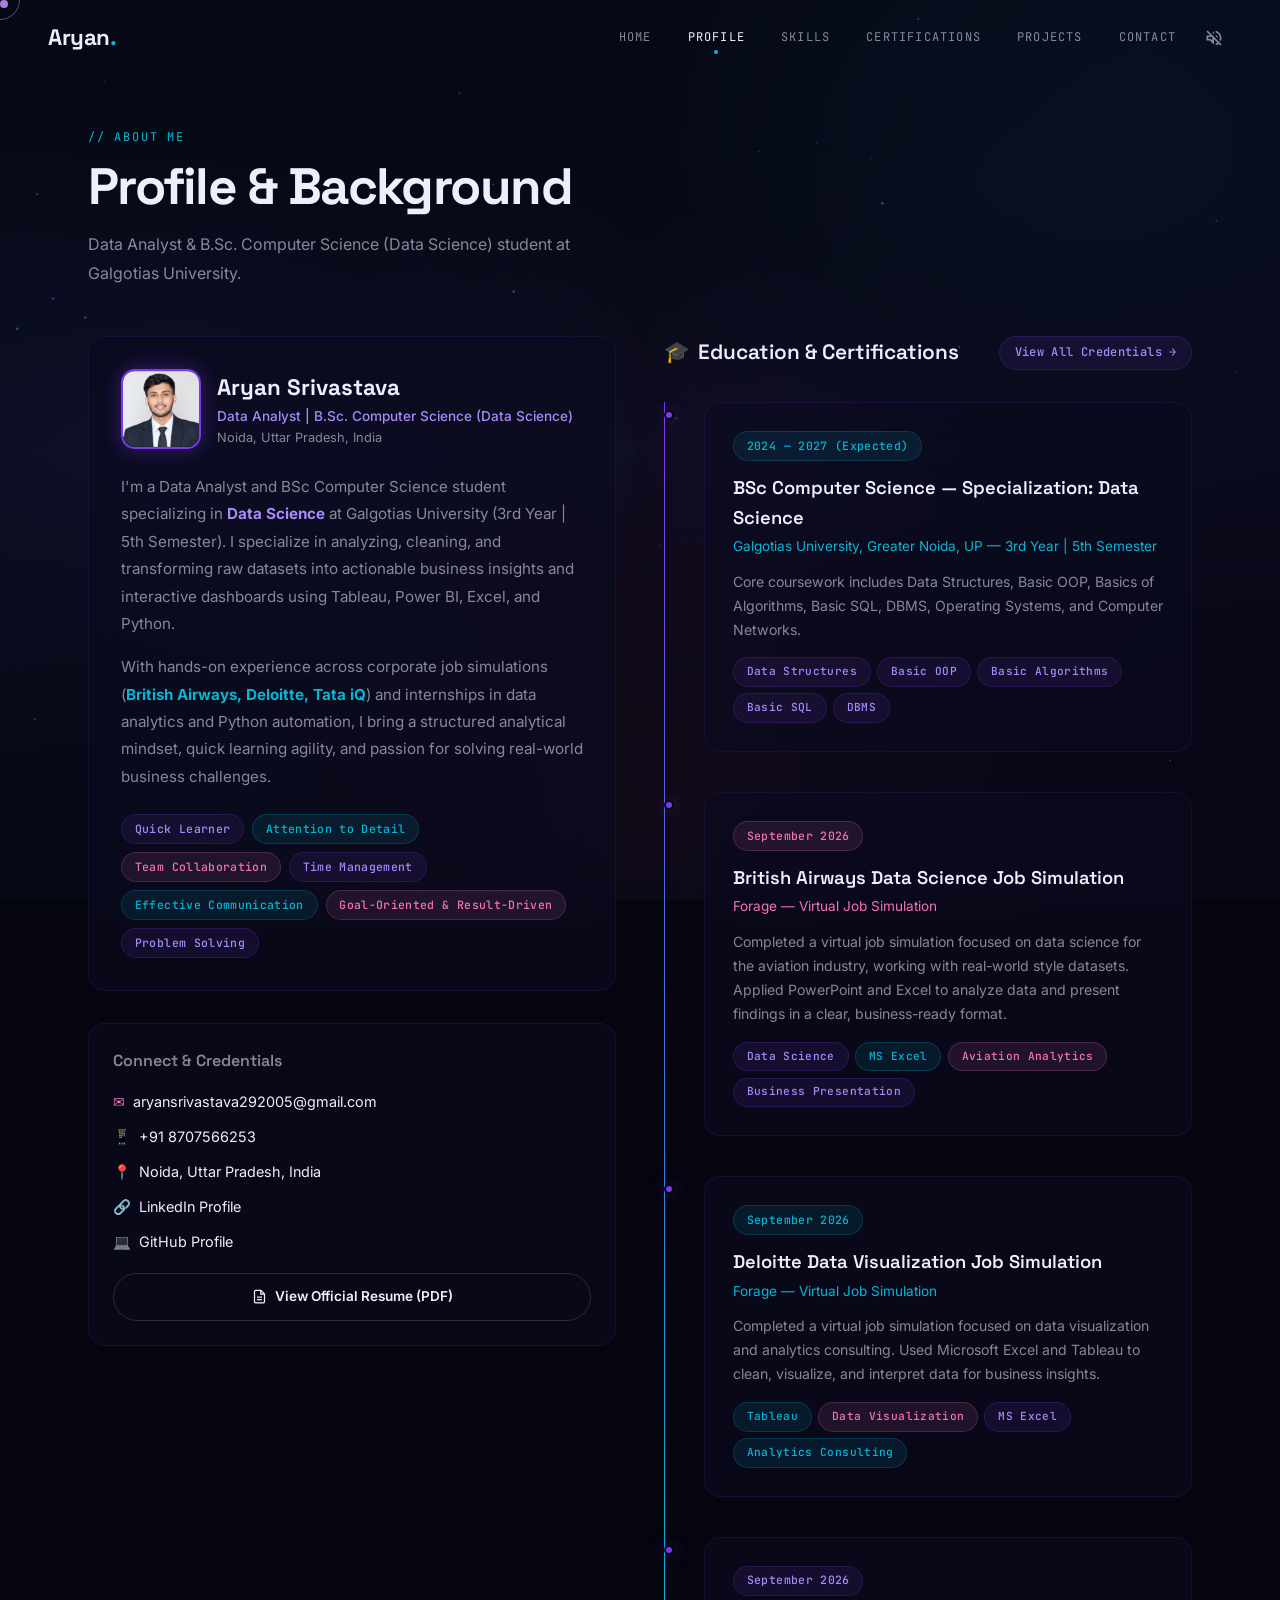
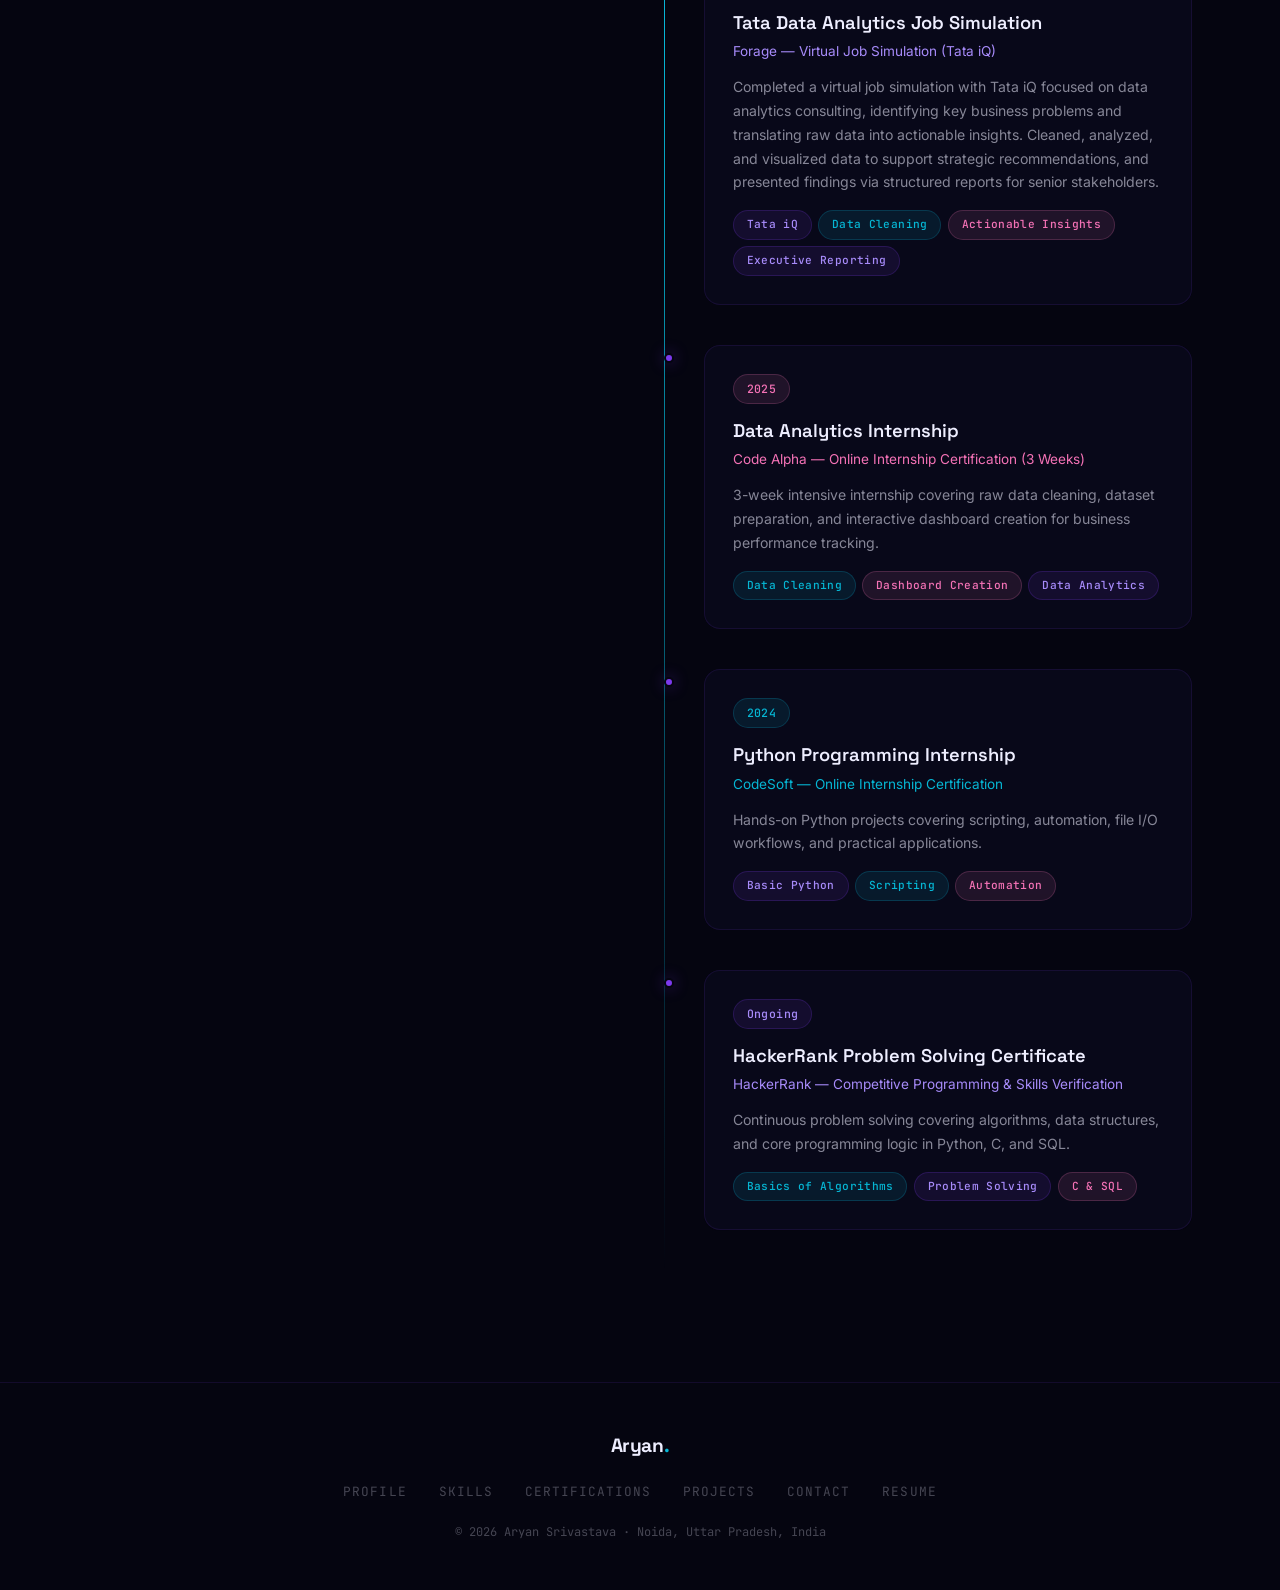
<file: profile.html>
<!DOCTYPE html>
<html lang="en">
<head>
    <meta charset="utf-8"/>
    <meta content="width=device-width, initial-scale=1.0" name="viewport"/>
    <title>Profile — Aryan Srivastava | Data Analyst</title>
    <meta name="description" content="About Aryan Srivastava — Data Analyst & BSc CS student specializing in Data Science at Galgotias University (3rd Year | 5th Semester). Certifications, job simulations, and skills.">
    <link rel="stylesheet" href="style.css"/>
</head>
<body>
    <div class="aurora-bg"></div>
    <canvas id="particles-canvas"></canvas>
    <nav class="nav" id="main-nav"></nav>

    <main class="section" style="padding-top:8rem;">
        <!-- Header -->
        <div class="reveal" style="margin-bottom:3rem;">
            <p class="section-label">// about me</p>
            <h1 class="section-title">Profile & Background</h1>
            <p class="section-subtitle">Data Analyst & B.Sc. Computer Science (Data Science) student at Galgotias University.</p>
        </div>

        <div style="display:grid;grid-template-columns:1fr 1fr;gap:3rem;align-items:start;">
            <!-- Left: About -->
            <div style="display:flex;flex-direction:column;gap:2rem;">
                <div class="glass reveal" data-tilt style="padding:2rem;">
                    <div style="display:flex;align-items:center;gap:1rem;margin-bottom:1.5rem;">
                        <div class="profile-glitch" style="width:80px;height:80px;border-radius:14px;overflow:hidden;border: 2px solid var(--primary);box-shadow: 0 0 20px var(--glow-purple);">
                            <img src="image.png?v=2" alt="Aryan Srivastava" style="width:100%;height:100%;object-fit:cover;">
                        </div>
                        <div>
                            <h2 style="font-family:var(--font-display);font-size:1.4rem;font-weight:700;">Aryan Srivastava</h2>
                            <p style="color:var(--primary-light);font-size:0.85rem;font-weight:500;">Data Analyst | B.Sc. Computer Science (Data Science)</p>
                            <p style="color:var(--text-dim);font-size:0.8rem;">Noida, Uttar Pradesh, India</p>
                        </div>
                    </div>
                    <p style="color:var(--text-dim);line-height:1.8;font-size:0.95rem;">
                        I'm a Data Analyst and BSc Computer Science student specializing in <strong style="color:var(--primary-light);">Data Science</strong> at Galgotias University (3rd Year | 5th Semester). I specialize in analyzing, cleaning, and transforming raw datasets into actionable business insights and interactive dashboards using Tableau, Power BI, Excel, and Python.
                    </p>
                    <p style="color:var(--text-dim);line-height:1.8;font-size:0.95rem;margin-top:1rem;">
                        With hands-on experience across corporate job simulations (<strong style="color:var(--secondary);">British Airways, Deloitte, Tata iQ</strong>) and internships in data analytics and Python automation, I bring a structured analytical mindset, quick learning agility, and passion for solving real-world business challenges.
                    </p>
                    <div style="display:flex;gap:0.5rem;flex-wrap:wrap;margin-top:1.5rem;">
                        <span class="badge badge-purple">Quick Learner</span>
                        <span class="badge badge-cyan">Attention to Detail</span>
                        <span class="badge badge-pink">Team Collaboration</span>
                        <span class="badge badge-purple">Time Management</span>
                        <span class="badge badge-cyan">Effective Communication</span>
                        <span class="badge badge-pink">Goal-Oriented & Result-Driven</span>
                        <span class="badge badge-purple">Problem Solving</span>
                    </div>
                </div>

                <!-- Contact Info -->
                <div class="glass reveal reveal-delay-1" data-tilt style="padding:1.5rem;">
                    <h3 style="font-family:var(--font-display);font-size:1rem;font-weight:600;margin-bottom:1rem;color:var(--text-dim);">Connect & Credentials</h3>
                    <div style="display:flex;flex-direction:column;gap:0.75rem;font-size:0.9rem;">
                        <a href="mailto:aryansrivastava292005@gmail.com" style="color:var(--text);text-decoration:none;display:flex;align-items:center;gap:0.5rem;">
                            <span style="color:var(--accent);">✉</span> aryansrivastava292005@gmail.com
                        </a>
                        <a href="tel:+918707566253" style="color:var(--text);text-decoration:none;display:flex;align-items:center;gap:0.5rem;">
                            <span style="color:var(--secondary);">📱</span> +91 8707566253
                        </a>
                        <div style="color:var(--text);display:flex;align-items:center;gap:0.5rem;">
                            <span style="color:var(--accent-warm);">📍</span> Noida, Uttar Pradesh, India
                        </div>
                        <a href="https://linkedin.com/in/aryan-srivastava-048b93344" target="_blank" style="color:var(--text);text-decoration:none;display:flex;align-items:center;gap:0.5rem;">
                            <span style="color:var(--primary-light);">🔗</span> LinkedIn Profile
                        </a>
                        <a href="https://github.com/Aryan29101" target="_blank" style="color:var(--text);text-decoration:none;display:flex;align-items:center;gap:0.5rem;">
                            <span style="color:var(--text-dim);">💻</span> GitHub Profile
                        </a>
                    </div>
                    <a href="Aryan_Resume.pdf" target="_blank" class="btn btn-outline glitch-hover" style="margin-top:1.25rem;width:100%;justify-content:center;font-size:0.85rem;padding:0.75rem 1rem;">
                        <svg width="15" height="15" viewBox="0 0 24 24" fill="none" stroke="currentColor" stroke-width="2"><path d="M14 2H6a2 2 0 0 0-2 2v16a2 2 0 0 0 2 2h12a2 2 0 0 0 2-2V8z"/><polyline points="14 2 14 8 20 8"/><line x1="16" y1="13" x2="8" y2="13"/><line x1="16" y1="17" x2="8" y2="17"/></svg>
                        View Official Resume (PDF)
                    </a>
                </div>
            </div>

            <!-- Right: Education Timeline -->
            <div id="certifications">
                <div class="reveal" style="display:flex;justify-content:space-between;align-items:center;margin-bottom:2rem;flex-wrap:wrap;gap:0.5rem;">
                    <h2 style="font-family:var(--font-display);font-size:1.3rem;font-weight:600;display:flex;align-items:center;gap:0.5rem;margin:0;">
                        <span style="color:var(--secondary);">🎓</span> Education & Certifications
                    </h2>
                    <a href="certifications.html" class="badge badge-purple" style="text-decoration:none;font-size:0.75rem;padding:0.4rem 0.9rem;">
                        View All Credentials &rarr;
                    </a>
                </div>

                <div class="timeline">
                    <!-- Education -->
                    <div class="timeline-item reveal reveal-delay-1">
                        <div class="glass" data-tilt>
                            <span class="badge badge-cyan" style="margin-bottom:0.75rem;">2024 — 2027 (Expected)</span>
                            <h3 style="font-family:var(--font-display);font-size:1.15rem;font-weight:600;">BSc Computer Science — Specialization: Data Science</h3>
                            <p style="color:var(--secondary);font-size:0.85rem;margin:0.25rem 0 0.75rem;">Galgotias University, Greater Noida, UP — 3rd Year | 5th Semester</p>
                            <p style="color:var(--text-dim);font-size:0.88rem;line-height:1.7;">Core coursework includes Data Structures, Basic OOP, Basics of Algorithms, Basic SQL, DBMS, Operating Systems, and Computer Networks.</p>
                            <div style="display:flex;flex-wrap:wrap;gap:0.4rem;margin-top:1rem;">
                                <span class="badge badge-purple" style="font-size:0.7rem;">Data Structures</span>
                                <span class="badge badge-purple" style="font-size:0.7rem;">Basic OOP</span>
                                <span class="badge badge-purple" style="font-size:0.7rem;">Basic Algorithms</span>
                                <span class="badge badge-purple" style="font-size:0.7rem;">Basic SQL</span>
                                <span class="badge badge-purple" style="font-size:0.7rem;">DBMS</span>
                            </div>
                        </div>
                    </div>

                    <!-- British Airways Simulation -->
                    <div class="timeline-item reveal reveal-delay-2">
                        <div class="glass" data-tilt>
                            <span class="badge badge-pink" style="margin-bottom:0.75rem;">September 2026</span>
                            <h3 style="font-family:var(--font-display);font-size:1.15rem;font-weight:600;">British Airways Data Science Job Simulation</h3>
                            <p style="color:var(--accent);font-size:0.85rem;margin:0.25rem 0 0.75rem;">Forage — Virtual Job Simulation</p>
                            <p style="color:var(--text-dim);font-size:0.88rem;line-height:1.7;">Completed a virtual job simulation focused on data science for the aviation industry, working with real-world style datasets. Applied PowerPoint and Excel to analyze data and present findings in a clear, business-ready format.</p>
                            <div style="display:flex;flex-wrap:wrap;gap:0.4rem;margin-top:1rem;">
                                <span class="badge badge-purple" style="font-size:0.7rem;">Data Science</span>
                                <span class="badge badge-cyan" style="font-size:0.7rem;">MS Excel</span>
                                <span class="badge badge-pink" style="font-size:0.7rem;">Aviation Analytics</span>
                                <span class="badge badge-purple" style="font-size:0.7rem;">Business Presentation</span>
                            </div>
                        </div>
                    </div>

                    <!-- Deloitte Simulation -->
                    <div class="timeline-item reveal reveal-delay-3">
                        <div class="glass" data-tilt>
                            <span class="badge badge-cyan" style="margin-bottom:0.75rem;">September 2026</span>
                            <h3 style="font-family:var(--font-display);font-size:1.15rem;font-weight:600;">Deloitte Data Visualization Job Simulation</h3>
                            <p style="color:var(--secondary);font-size:0.85rem;margin:0.25rem 0 0.75rem;">Forage — Virtual Job Simulation</p>
                            <p style="color:var(--text-dim);font-size:0.88rem;line-height:1.7;">Completed a virtual job simulation focused on data visualization and analytics consulting. Used Microsoft Excel and Tableau to clean, visualize, and interpret data for business insights.</p>
                            <div style="display:flex;flex-wrap:wrap;gap:0.4rem;margin-top:1rem;">
                                <span class="badge badge-cyan" style="font-size:0.7rem;">Tableau</span>
                                <span class="badge badge-pink" style="font-size:0.7rem;">Data Visualization</span>
                                <span class="badge badge-purple" style="font-size:0.7rem;">MS Excel</span>
                                <span class="badge badge-cyan" style="font-size:0.7rem;">Analytics Consulting</span>
                            </div>
                        </div>
                    </div>

                    <!-- Tata Data Analytics Simulation -->
                    <div class="timeline-item reveal reveal-delay-3">
                        <div class="glass" data-tilt>
                            <span class="badge badge-purple" style="margin-bottom:0.75rem;">September 2026</span>
                            <h3 style="font-family:var(--font-display);font-size:1.15rem;font-weight:600;">Tata Data Analytics Job Simulation</h3>
                            <p style="color:var(--primary-light);font-size:0.85rem;margin:0.25rem 0 0.75rem;">Forage — Virtual Job Simulation (Tata iQ)</p>
                            <p style="color:var(--text-dim);font-size:0.88rem;line-height:1.7;">Completed a virtual job simulation with Tata iQ focused on data analytics consulting, identifying key business problems and translating raw data into actionable insights. Cleaned, analyzed, and visualized data to support strategic recommendations, and presented findings via structured reports for senior stakeholders.</p>
                            <div style="display:flex;flex-wrap:wrap;gap:0.4rem;margin-top:1rem;">
                                <span class="badge badge-purple" style="font-size:0.7rem;">Tata iQ</span>
                                <span class="badge badge-cyan" style="font-size:0.7rem;">Data Cleaning</span>
                                <span class="badge badge-pink" style="font-size:0.7rem;">Actionable Insights</span>
                                <span class="badge badge-purple" style="font-size:0.7rem;">Executive Reporting</span>
                            </div>
                        </div>
                    </div>

                    <!-- Code Alpha Internship -->
                    <div class="timeline-item reveal reveal-delay-4">
                        <div class="glass" data-tilt>
                            <span class="badge badge-pink" style="margin-bottom:0.75rem;">2025</span>
                            <h3 style="font-family:var(--font-display);font-size:1.15rem;font-weight:600;">Data Analytics Internship</h3>
                            <p style="color:var(--accent);font-size:0.85rem;margin:0.25rem 0 0.75rem;">Code Alpha — Online Internship Certification (3 Weeks)</p>
                            <p style="color:var(--text-dim);font-size:0.88rem;line-height:1.7;">3-week intensive internship covering raw data cleaning, dataset preparation, and interactive dashboard creation for business performance tracking.</p>
                            <div style="display:flex;flex-wrap:wrap;gap:0.4rem;margin-top:1rem;">
                                <span class="badge badge-cyan" style="font-size:0.7rem;">Data Cleaning</span>
                                <span class="badge badge-pink" style="font-size:0.7rem;">Dashboard Creation</span>
                                <span class="badge badge-purple" style="font-size:0.7rem;">Data Analytics</span>
                            </div>
                        </div>
                    </div>

                    <!-- CodeSoft Internship -->
                    <div class="timeline-item reveal reveal-delay-4">
                        <div class="glass" data-tilt>
                            <span class="badge badge-cyan" style="margin-bottom:0.75rem;">2024</span>
                            <h3 style="font-family:var(--font-display);font-size:1.15rem;font-weight:600;">Python Programming Internship</h3>
                            <p style="color:var(--secondary);font-size:0.85rem;margin:0.25rem 0 0.75rem;">CodeSoft — Online Internship Certification</p>
                            <p style="color:var(--text-dim);font-size:0.88rem;line-height:1.7;">Hands-on Python projects covering scripting, automation, file I/O workflows, and practical applications.</p>
                            <div style="display:flex;flex-wrap:wrap;gap:0.4rem;margin-top:1rem;">
                                <span class="badge badge-purple" style="font-size:0.7rem;">Basic Python</span>
                                <span class="badge badge-cyan" style="font-size:0.7rem;">Scripting</span>
                                <span class="badge badge-pink" style="font-size:0.7rem;">Automation</span>
                            </div>
                        </div>
                    </div>

                    <!-- HackerRank Ongoing -->
                    <div class="timeline-item reveal reveal-delay-4">
                        <div class="glass" data-tilt>
                            <span class="badge badge-purple" style="margin-bottom:0.75rem;">Ongoing</span>
                            <h3 style="font-family:var(--font-display);font-size:1.15rem;font-weight:600;">HackerRank Problem Solving Certificate</h3>
                            <p style="color:var(--primary-light);font-size:0.85rem;margin:0.25rem 0 0.75rem;">HackerRank — Competitive Programming & Skills Verification</p>
                            <p style="color:var(--text-dim);font-size:0.88rem;line-height:1.7;">Continuous problem solving covering algorithms, data structures, and core programming logic in Python, C, and SQL.</p>
                            <div style="display:flex;flex-wrap:wrap;gap:0.4rem;margin-top:1rem;">
                                <span class="badge badge-cyan" style="font-size:0.7rem;">Basics of Algorithms</span>
                                <span class="badge badge-purple" style="font-size:0.7rem;">Problem Solving</span>
                                <span class="badge badge-pink" style="font-size:0.7rem;">C & SQL</span>
                            </div>
                        </div>
                    </div>
                </div>
            </div>
        </div>
    </main>

    <footer class="footer" id="main-footer"></footer>
    <script src="scripts/shared.js?v=2"></script>
    <script src="scripts/github-stats.js"></script>

    <!-- SVG Glitch Filter -->
    <svg style="position: absolute; width: 0; height: 0;" xmlns="http://www.w3.org/2000/svg" version="1.1">
        <defs>
            <filter id="glitch-filter">
                <feColorMatrix in="SourceGraphic" type="matrix" values="1 0 0 0 0  0 0 0 0 0  0 0 0 0 0  0 0 0 1 0" result="red"/>
                <feOffset in="red" dx="3" dy="0" result="red-offset"/>
                <feColorMatrix in="SourceGraphic" type="matrix" values="0 0 0 0 0  0 1 0 0 0  0 0 0 0 0  0 0 0 1 0" result="green"/>
                <feOffset in="green" dx="-3" dy="0" result="green-offset"/>
                <feBlend in="red-offset" in2="green-offset" mode="screen" result="glitch-red-green"/>
                <feColorMatrix in="SourceGraphic" type="matrix" values="0 0 0 0 0  0 0 0 0 0  0 0 1 0 0  0 0 0 1 0" result="blue"/>
                <feBlend in="glitch-red-green" in2="blue" mode="screen"/>
            </filter>
        </defs>
    </svg>

    <style>
        @media (max-width: 768px) {
            main > div:last-of-type { grid-template-columns: 1fr !important; }
        }
    </style>
</body>
</html>
</file>
<file: style.css>
/* ===== COSMIC AURORA — GIULIO-INSPIRED DESIGN SYSTEM ===== */
@import url('https://fonts.googleapis.com/css2?family=Inter:wght@300;400;500;600;700&family=Space+Grotesk:wght@400;500;600;700&family=JetBrains+Mono:wght@400;500&display=swap');
@import url('https://fonts.googleapis.com/icon?family=Material+Icons+Outlined');

:root {
    --primary: #7c3aed;
    --primary-light: #a78bfa;
    --secondary: #06b6d4;
    --accent: #f472b6;
    --accent-warm: #fb923c;
    --surface: #050510;
    --surface-elevated: #0c0c20;
    --surface-card: rgba(12, 12, 32, 0.65);
    --surface-card-hover: rgba(20, 20, 50, 0.8);
    --border: rgba(124, 58, 237, 0.12);
    --border-hover: rgba(124, 58, 237, 0.35);
    --text: #eeeeff;
    --text-dim: rgba(238, 238, 255, 0.55);
    --text-muted: rgba(238, 238, 255, 0.28);
    --glow-purple: rgba(124, 58, 237, 0.4);
    --glow-cyan: rgba(6, 182, 212, 0.4);
    --glow-pink: rgba(244, 114, 182, 0.3);
    --font-display: 'Space Grotesk', sans-serif;
    --font-body: 'Inter', sans-serif;
    --font-mono: 'JetBrains Mono', monospace;
    --radius: 16px;
    --radius-sm: 8px;
    --transition: 0.3s cubic-bezier(0.4, 0, 0.2, 1);
}

*, *::before, *::after { margin: 0; padding: 0; box-sizing: border-box; }
html { scroll-behavior: smooth; }

body {
    font-family: var(--font-body);
    background: var(--surface);
    color: var(--text);
    overflow-x: hidden;
    min-height: 100vh;
    line-height: 1.6;
    cursor: none;
}

/* ===== CUSTOM CURSOR (GIULIO-STYLE) ===== */
.cursor-dot {
    width: 8px; height: 8px; border-radius: 50%;
    background: var(--primary-light);
    position: fixed; top: 0; left: 0; z-index: 99999;
    pointer-events: none;
    transition: transform 0.1s ease;
    mix-blend-mode: difference;
}
.cursor-ring {
    width: 40px; height: 40px; border-radius: 50%;
    border: 1.5px solid rgba(167, 139, 250, 0.5);
    position: fixed; top: 0; left: 0; z-index: 99998;
    pointer-events: none;
    transition: width 0.3s, height 0.3s, border-color 0.3s;
}
.cursor-ring.hover {
    width: 60px; height: 60px;
    border-color: var(--secondary);
    background: rgba(6, 182, 212, 0.06);
}

/* ===== INTRO OVERLAY (GIULIO-STYLE BOOT) ===== */
#intro-overlay {
    position: fixed; inset: 0; z-index: 100000;
    background: var(--surface);
    display: flex; flex-direction: column;
    align-items: center; justify-content: center;
    transition: opacity 0.8s ease, visibility 0.8s ease;
}
#intro-overlay.done { opacity: 0; visibility: hidden; pointer-events: none; }
#intro-overlay .intro-text {
    font-family: var(--font-mono); font-size: 0.85rem;
    color: var(--text-dim); letter-spacing: 0.1em;
    margin-bottom: 2rem; text-transform: uppercase;
}
#intro-overlay .intro-name {
    font-family: var(--font-display); font-size: clamp(2rem, 6vw, 4rem);
    font-weight: 700; letter-spacing: -0.02em;
    background: linear-gradient(135deg, var(--primary-light), var(--secondary));
    -webkit-background-clip: text; -webkit-text-fill-color: transparent;
    opacity: 0; transform: translateY(20px);
    animation: intro-rise 0.8s ease 0.5s forwards;
}
#intro-overlay .intro-bar {
    width: 200px; height: 2px; background: rgba(124,58,237,0.15);
    margin-top: 2rem; border-radius: 1px; overflow: hidden;
}
#intro-overlay .intro-bar-fill {
    height: 100%; width: 0%; border-radius: 1px;
    background: linear-gradient(90deg, var(--primary), var(--secondary));
    animation: intro-fill 2s ease 0.8s forwards;
}
@keyframes intro-rise { to { opacity: 1; transform: translateY(0); } }
@keyframes intro-fill { to { width: 100%; } }

/* ===== AURORA BACKGROUND ===== */
.aurora-bg {
    position: fixed; inset: 0; z-index: -2; overflow: hidden;
    background: radial-gradient(ellipse at 15% 50%, rgba(124,58,237,0.08) 0%, transparent 50%),
                radial-gradient(ellipse at 85% 15%, rgba(6,182,212,0.06) 0%, transparent 50%),
                radial-gradient(ellipse at 50% 85%, rgba(244,114,182,0.05) 0%, transparent 50%),
                var(--surface);
}
.aurora-bg::before {
    content: ''; position: absolute; inset: -50%;
    background: conic-gradient(from 0deg at 50% 50%, transparent 0%, rgba(124,58,237,0.04) 25%, transparent 50%, rgba(6,182,212,0.04) 75%, transparent 100%);
    animation: aurora-rotate 40s linear infinite;
}
@keyframes aurora-rotate { 100% { transform: rotate(360deg); } }

/* Cursor Glow Follower */
.cursor-glow {
    position: fixed; width: 500px; height: 500px;
    border-radius: 50%; pointer-events: none; z-index: -1;
    background: radial-gradient(circle, rgba(124,58,237,0.07) 0%, transparent 70%);
    transition: transform 0.6s cubic-bezier(0.2, 0, 0, 1);
}

#particles-canvas { position: fixed; inset: 0; z-index: -1; pointer-events: none; }

/* ===== NAVIGATION ===== */
.nav {
    position: fixed; top: 0; left: 0; width: 100%; z-index: 1000;
    padding: 1.25rem 3rem;
    background: transparent;
    display: flex; justify-content: space-between; align-items: center;
    transition: background 0.4s ease, padding 0.4s ease, backdrop-filter 0.4s ease;
}
.nav.scrolled {
    background: rgba(5, 5, 16, 0.85);
    backdrop-filter: blur(20px); -webkit-backdrop-filter: blur(20px);
    padding: 0.8rem 3rem;
    border-bottom: 1px solid var(--border);
}
.nav-logo {
    font-family: var(--font-display); font-size: 1.4rem; font-weight: 700;
    color: var(--text); cursor: pointer; text-decoration: none;
    letter-spacing: -0.02em;
}
.nav-logo span { color: var(--secondary); }
.nav-links { display: flex; gap: 0.25rem; align-items: center; }
.nav-link {
    font-family: var(--font-mono); font-size: 0.75rem; font-weight: 400;
    color: var(--text-dim); text-decoration: none; text-transform: uppercase;
    letter-spacing: 0.1em;
    padding: 0.5rem 1rem; border-radius: var(--radius-sm);
    transition: var(--transition); position: relative;
}
.nav-link:hover, .nav-link.active { color: var(--text); }
.nav-link.active::after {
    content: ''; position: absolute; bottom: 2px; left: 50%; transform: translateX(-50%);
    width: 4px; height: 4px; border-radius: 50%; background: var(--secondary);
}

.nav-toggle { display: none; background: none; border: none; color: var(--text); cursor: none; font-size: 1.5rem; }
.mobile-nav {
    display: none; position: fixed; inset: 0; z-index: 9999;
    background: rgba(5,5,16,0.98); backdrop-filter: blur(30px);
    flex-direction: column; align-items: center; justify-content: center; gap: 2.5rem;
}
.mobile-nav.open { display: flex; }
.mobile-nav a {
    font-family: var(--font-display); font-size: 2rem; color: var(--text-dim);
    text-decoration: none; transition: var(--transition); letter-spacing: -0.02em;
}
.mobile-nav a:hover { color: var(--text); }
.mobile-close { position: absolute; top: 2rem; right: 2rem; background: none; border: none; color: var(--text); font-size: 2rem; cursor: none; }

.nav-icon-btn {
    background: none; border: none; color: var(--text-dim);
    cursor: none; display: flex; align-items: center; justify-content: center;
    padding: 0.5rem; transition: var(--transition);
}
.nav-icon-btn:hover { color: var(--text); transform: scale(1.1); }
.nav-icon-btn .material-icons-outlined { font-size: 1.25rem; }


@media (max-width: 768px) {
    .nav-toggle { display: block; }
    .nav-links { display: none; }
    .nav { padding: 1rem 1.5rem; }
    .nav.scrolled { padding: 0.75rem 1.5rem; }
    body { cursor: auto; }
    .cursor-dot, .cursor-ring, .cursor-glow { display: none !important; }
}

/* ===== GLASS CARD ===== */
.glass {
    background: var(--surface-card);
    backdrop-filter: blur(20px); -webkit-backdrop-filter: blur(20px);
    border: 1px solid var(--border);
    border-radius: var(--radius);
    transition: border-color var(--transition), transform 0.5s cubic-bezier(0.2, 0, 0, 1), box-shadow var(--transition);
}
.glass:hover {
    border-color: var(--border-hover);
    box-shadow: 0 0 40px rgba(124,58,237,0.08), 0 25px 70px rgba(0,0,0,0.3);
}

/* ===== BUTTONS ===== */
.btn {
    display: inline-flex; align-items: center; gap: 0.5rem;
    padding: 0.9rem 2.2rem; border-radius: 50px; font-family: var(--font-body);
    font-weight: 600; font-size: 0.88rem; cursor: none;
    transition: var(--transition); text-decoration: none; border: none;
    position: relative; overflow: hidden;
}
.btn::before {
    content: ''; position: absolute; inset: 0; border-radius: inherit;
    opacity: 0; transition: opacity 0.3s ease;
}
.btn:hover::before { opacity: 1; }
.btn-primary {
    background: linear-gradient(135deg, var(--primary), #9333ea);
    color: white; box-shadow: 0 4px 25px var(--glow-purple);
}
.btn-primary::before { background: linear-gradient(135deg, #9333ea, var(--primary)); }
.btn-primary:hover { transform: translateY(-2px); box-shadow: 0 8px 35px var(--glow-purple); }
.btn-outline { background: transparent; color: var(--text); border: 1px solid rgba(238,238,255,0.15); }
.btn-outline:hover { border-color: var(--primary-light); background: rgba(124,58,237,0.06); }

/* ===== BADGES ===== */
.badge {
    display: inline-flex; align-items: center; gap: 0.4rem;
    padding: 0.3rem 0.8rem; border-radius: 50px;
    font-size: 0.72rem; font-weight: 500; font-family: var(--font-mono);
    letter-spacing: 0.03em;
}
.badge-purple { background: rgba(124,58,237,0.1); color: var(--primary-light); border: 1px solid rgba(124,58,237,0.2); }
.badge-cyan { background: rgba(6,182,212,0.1); color: var(--secondary); border: 1px solid rgba(6,182,212,0.2); }
.badge-pink { background: rgba(244,114,182,0.1); color: var(--accent); border: 1px solid rgba(244,114,182,0.2); }

/* ===== SECTION LAYOUT ===== */
.section { padding: 7rem 3rem; max-width: 1200px; margin: 0 auto; }
.section-label {
    font-family: var(--font-mono); font-size: 0.75rem; color: var(--secondary);
    text-transform: uppercase; letter-spacing: 0.15em; margin-bottom: 0.75rem;
}
.section-title {
    font-family: var(--font-display); font-size: clamp(2rem, 5vw, 3.2rem);
    font-weight: 700; line-height: 1.08; margin-bottom: 1rem;
    letter-spacing: -0.03em;
}
.section-subtitle { color: var(--text-dim); font-size: 1rem; max-width: 550px; line-height: 1.8; }

/* ===== HERO ===== */
.hero {
    min-height: 100vh; display: flex; align-items: center; justify-content: center;
    padding: 8rem 3rem; text-align: center; position: relative;
}
.hero-content { max-width: 850px; z-index: 10; }
.hero-badge { margin-bottom: 2rem; }
.hero-name {
    font-family: var(--font-display);
    font-size: clamp(3rem, 9vw, 6rem);
    font-weight: 700; line-height: 1.0;
    margin-bottom: 1.5rem;
    letter-spacing: -0.04em;
}
.hero-name .gradient-text {
    background: linear-gradient(135deg, var(--primary-light), var(--secondary), var(--accent));
    -webkit-background-clip: text; -webkit-text-fill-color: transparent;
    background-size: 200% 200%; animation: gradient-shift 5s ease-in-out infinite;
}
@keyframes gradient-shift { 0%,100% { background-position: 0% 50%; } 50% { background-position: 100% 50%; } }
.hero-desc {
    color: var(--text-dim); font-size: 1.1rem;
    max-width: 500px; margin: 0 auto 3rem;
    line-height: 1.9; font-weight: 300;
}
.hero-buttons { display: flex; gap: 1rem; justify-content: center; flex-wrap: wrap; }
.scroll-indicator {
    position: absolute; bottom: 3rem; left: 50%; transform: translateX(-50%);
    display: flex; flex-direction: column; align-items: center; gap: 0.75rem;
    color: var(--text-muted); font-family: var(--font-mono);
    font-size: 0.65rem; text-transform: uppercase; letter-spacing: 0.2em;
}
.scroll-line {
    width: 1px; height: 40px; position: relative; overflow: hidden;
    background: rgba(238,238,255,0.1);
}
.scroll-line::after {
    content: ''; position: absolute; top: -100%; left: 0;
    width: 100%; height: 100%;
    background: linear-gradient(to bottom, transparent, var(--primary-light));
    animation: scroll-move 2s ease-in-out infinite;
}
@keyframes scroll-move { 0% { top: -100%; } 100% { top: 100%; } }

/* ===== SKILL RING ===== */
.skill-ring {
    width: 110px; height: 110px; position: relative;
    display: flex; align-items: center; justify-content: center;
}
.skill-ring svg { position: absolute; width: 100%; height: 100%; transform: rotate(-90deg); }
.skill-ring circle { fill: none; stroke-width: 3; stroke-linecap: round; }
.skill-ring .bg { stroke: rgba(124,58,237,0.08); }
.skill-ring .fill {
    stroke: var(--primary);
    transition: stroke-dashoffset 1.8s cubic-bezier(0.4, 0, 0.2, 1);
}
.skill-ring .label {
    font-family: var(--font-display); font-size: 1.15rem; font-weight: 700;
    color: var(--text); z-index: 1;
}

/* ===== TIMELINE ===== */
.timeline { position: relative; padding-left: 2.5rem; }
.timeline::before {
    content: ''; position: absolute; left: 0; top: 0; bottom: 0; width: 1px;
    background: linear-gradient(to bottom, var(--primary), var(--secondary), transparent);
}
.timeline-item { position: relative; padding-bottom: 2.5rem; }
.timeline-item::before {
    content: ''; position: absolute; left: -2.5rem; top: 0.5rem;
    width: 10px; height: 10px; border-radius: 50%;
    background: var(--primary); border: 2px solid var(--surface);
    box-shadow: 0 0 15px var(--glow-purple);
}
.timeline-item .glass { padding: 1.75rem; }

/* ===== PROJECT CARD ===== */
.project-card { padding: 2rem; position: relative; overflow: hidden; }
.project-card::before {
    content: ''; position: absolute; top: 0; left: 0; right: 0; height: 2px;
    background: linear-gradient(90deg, var(--primary), var(--secondary));
    transform: scaleX(0); transform-origin: left;
    transition: transform 0.5s cubic-bezier(0.4, 0, 0.2, 1);
}
.project-card:hover::before { transform: scaleX(1); }
.project-card h3 {
    font-family: var(--font-display); font-size: 1.3rem;
    font-weight: 600; margin-bottom: 0.6rem; letter-spacing: -0.02em;
}
.project-card p { color: var(--text-dim); font-size: 0.9rem; line-height: 1.7; }
.project-tech { display: flex; flex-wrap: wrap; gap: 0.4rem; margin-top: 1rem; }

/* ===== CONTACT FORM ===== */
.form-group { display: flex; flex-direction: column; gap: 0.4rem; }
.form-group label { font-size: 0.75rem; color: var(--text-dim); font-weight: 500; font-family: var(--font-mono); text-transform: uppercase; letter-spacing: 0.08em; }
.form-group input, .form-group textarea {
    background: rgba(12,12,32,0.5); border: 1px solid var(--border);
    border-radius: var(--radius-sm); padding: 0.9rem 1.1rem;
    color: var(--text); font-family: var(--font-body); font-size: 0.92rem;
    transition: var(--transition); outline: none;
}
.form-group input:focus, .form-group textarea:focus {
    border-color: var(--primary); box-shadow: 0 0 20px rgba(124,58,237,0.12);
}
.form-group textarea { resize: vertical; min-height: 140px; }

/* ===== FOOTER ===== */
.footer {
    padding: 3rem 3rem; text-align: center;
    border-top: 1px solid var(--border);
}
.footer-content { max-width: 1200px; margin: 0 auto; display: flex; flex-direction: column; align-items: center; gap: 1.25rem; }
.footer-links { display: flex; gap: 2rem; flex-wrap: wrap; justify-content: center; }
.footer-links a {
    color: var(--text-muted); text-decoration: none; font-size: 0.8rem;
    font-family: var(--font-mono); text-transform: uppercase; letter-spacing: 0.08em;
    transition: var(--transition);
}
.footer-links a:hover { color: var(--text); }
.footer-copy { color: var(--text-muted); font-size: 0.75rem; font-family: var(--font-mono); }

/* ===== SOCIAL LINK ===== */
.social-link {
    display: flex; align-items: center; gap: 0.75rem;
    padding: 1.25rem 1.5rem; text-decoration: none; color: var(--text);
}
.social-icon {
    width: 44px; height: 44px; border-radius: 12px;
    display: flex; align-items: center; justify-content: center;
    font-size: 1.25rem; flex-shrink: 0;
}

/* ===== SCROLL REVEAL ===== */
.reveal {
    opacity: 0; transform: translateY(40px);
    transition: opacity 1s cubic-bezier(0.2, 0, 0, 1), transform 1s cubic-bezier(0.2, 0, 0, 1);
}
.reveal.visible { opacity: 1; transform: translateY(0); }
.reveal-delay-1 { transition-delay: 0.15s; }
.reveal-delay-2 { transition-delay: 0.3s; }
.reveal-delay-3 { transition-delay: 0.45s; }
.reveal-delay-4 { transition-delay: 0.6s; }

/* ===== TYPED CURSOR ===== */
.typed-cursor {
    display: inline-block; width: 2px; height: 1.1em;
    background: var(--secondary); margin-left: 2px;
    animation: cursor-blink 0.7s step-end infinite; vertical-align: text-bottom;
}
@keyframes cursor-blink { 0%,100% { opacity: 1; } 50% { opacity: 0; } }

/* ===== GRID HELPERS ===== */
.grid-2 { display: grid; grid-template-columns: repeat(2, 1fr); gap: 1.5rem; }
.grid-3 { display: grid; grid-template-columns: repeat(3, 1fr); gap: 1.5rem; }

@media (max-width: 768px) {
    .grid-2, .grid-3 { grid-template-columns: 1fr; }
    .section { padding: 5rem 1.5rem; }
    .hero { padding: 6rem 1.5rem; }
}

/* ===== SCROLLBAR & SELECTION ===== */
::selection { background: var(--primary); color: white; }
::-webkit-scrollbar { width: 4px; }
::-webkit-scrollbar-track { background: var(--surface); }
::-webkit-scrollbar-thumb { background: rgba(124,58,237,0.4); border-radius: 2px; }
::-webkit-scrollbar-thumb:hover { background: var(--primary); }

/* ===== HORIZONTAL DIVIDER ===== */
.divider {
    width: 60px; height: 1px; margin: 1.5rem 0;
    background: linear-gradient(90deg, var(--primary), transparent);
}

/* ===== GLITCH EFFECTS (DESIGN UPGRADE) ===== */
@keyframes glitch {
    0% { transform: translate(0); }
    20% { transform: translate(-2px, 2px); }
    40% { transform: translate(-2px, -2px); }
    60% { transform: translate(2px, 2px); }
    80% { transform: translate(2px, -2px); }
    100% { transform: translate(0); }
}

@keyframes glitch-skew {
    0% { transform: skew(0deg); }
    20% { transform: skew(-1deg); }
    40% { transform: skew(1deg); }
    60% { transform: skew(-0.5deg); }
    80% { transform: skew(0.5deg); }
    100% { transform: skew(0deg); }
}

.glitch-hover:hover {
    animation: glitch 0.3s cubic-bezier(.25, .46, .45, .94) both infinite,
               glitch-skew 0.3s cubic-bezier(.25, .46, .45, .94) both infinite;
    text-shadow: 2.5px 0 var(--secondary), -2.5px 0 var(--accent);
}

.btn:hover, .nav-item a:hover {
    animation: glitch 0.3s cubic-bezier(.25, .46, .45, .94) both;
    text-shadow: 1.5px 0 var(--secondary), -1.5px 0 var(--accent);
}

/* Image Glitch for Profile Photo */
.profile-glitch:hover {
    filter: url(#glitch-filter);
    animation: glitch-skew 0.5s ease infinite;
}
</file>
